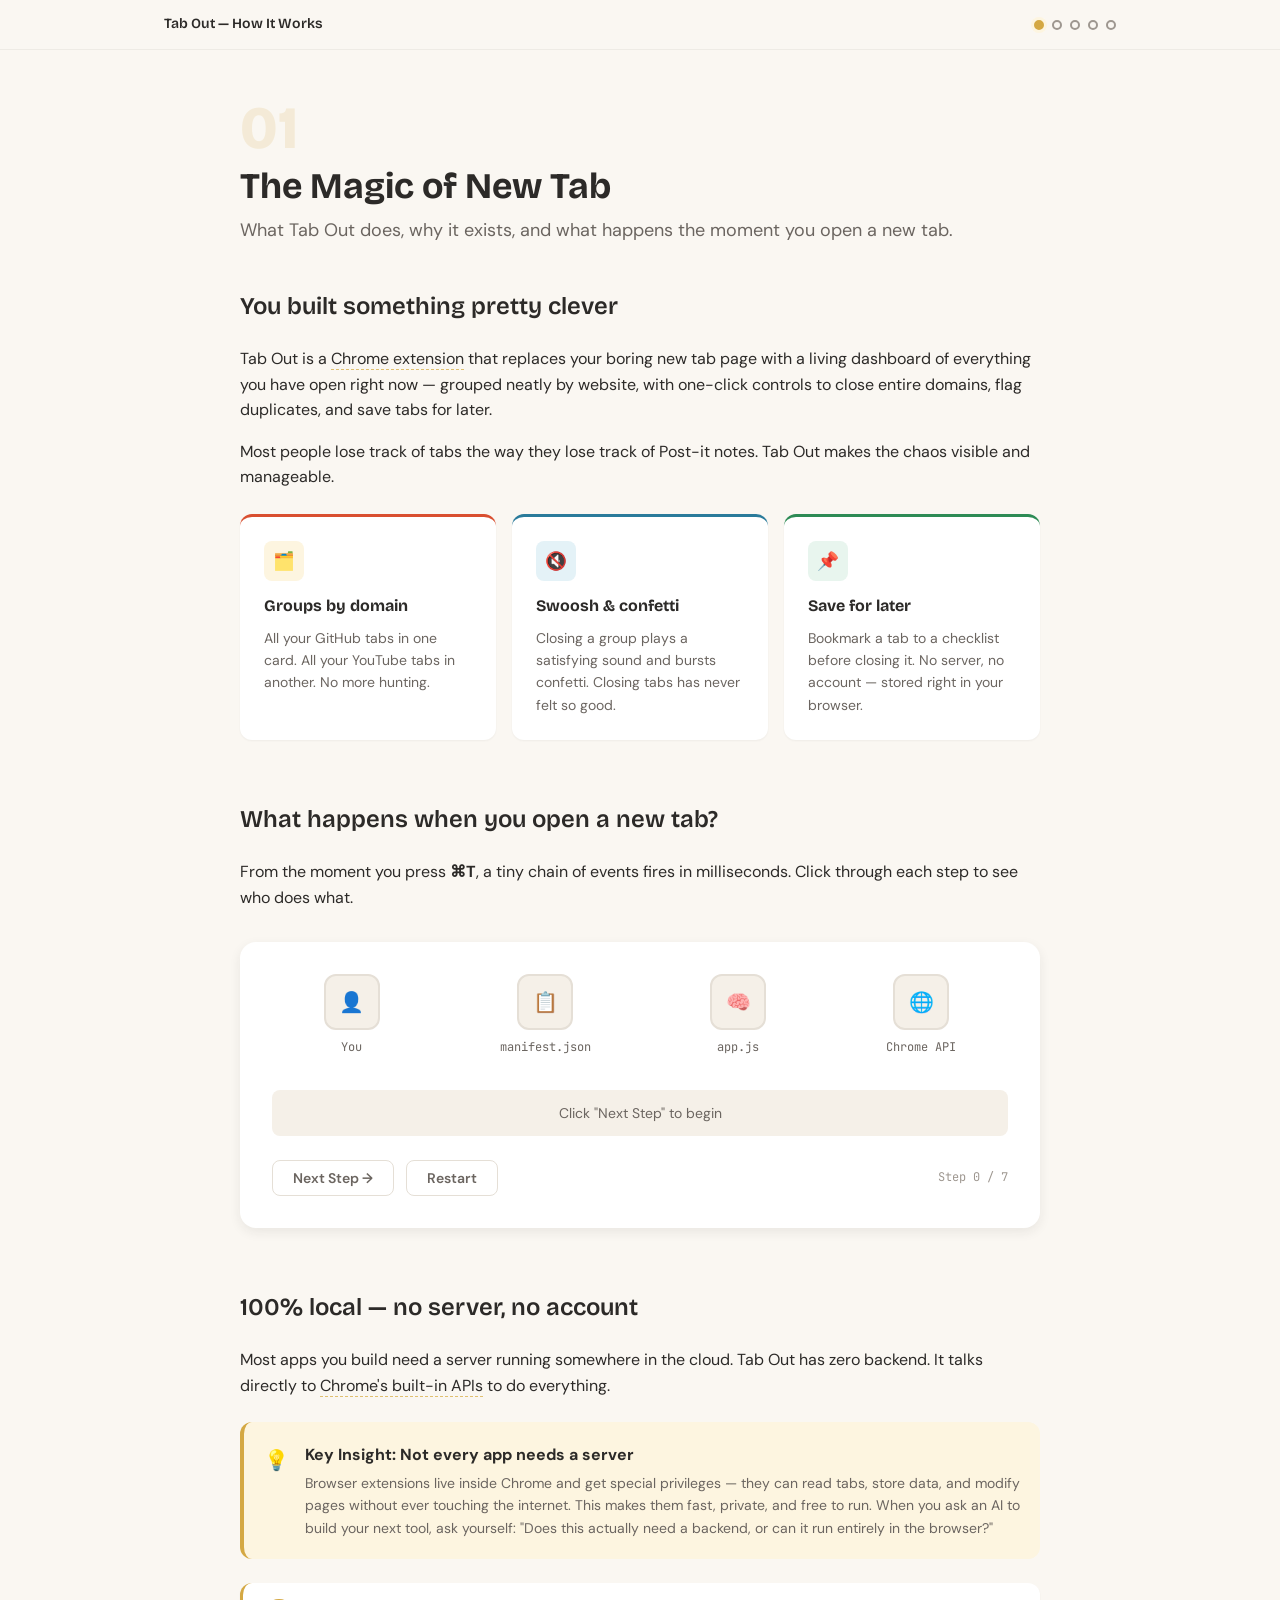
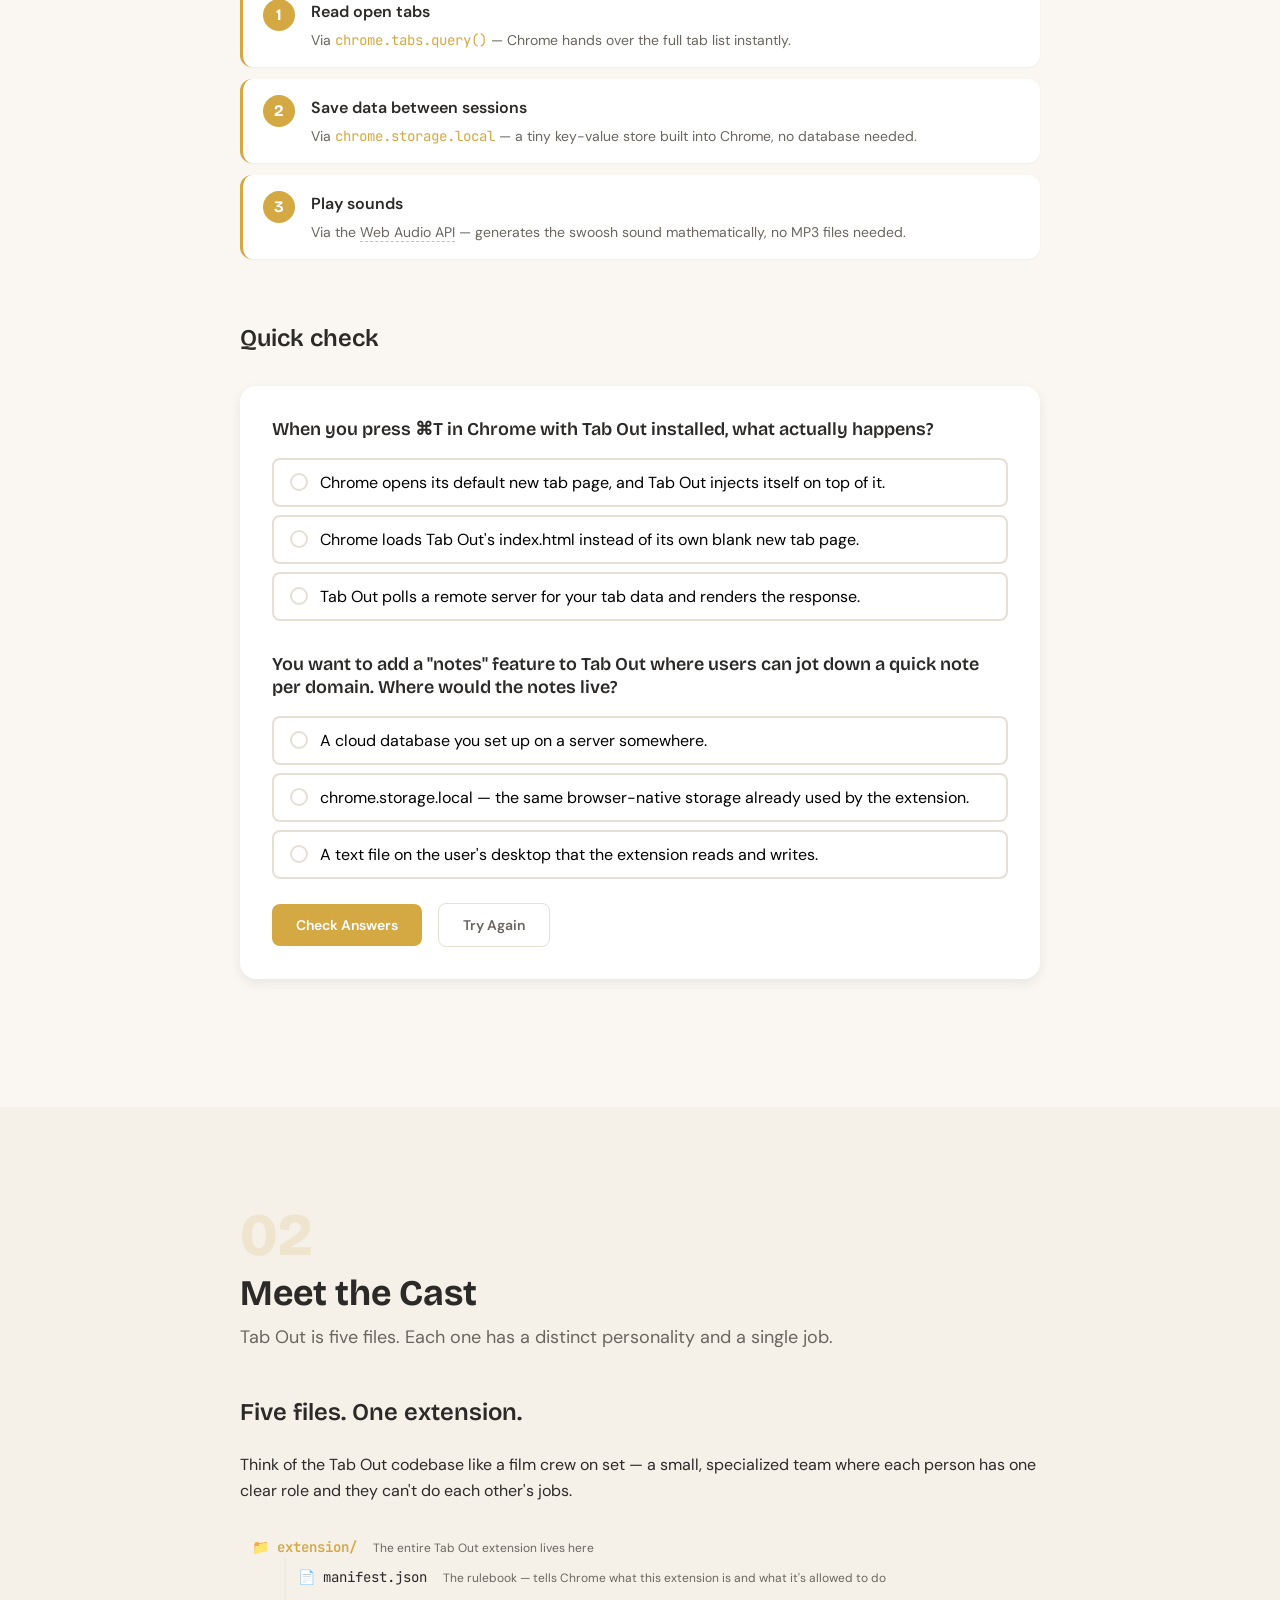
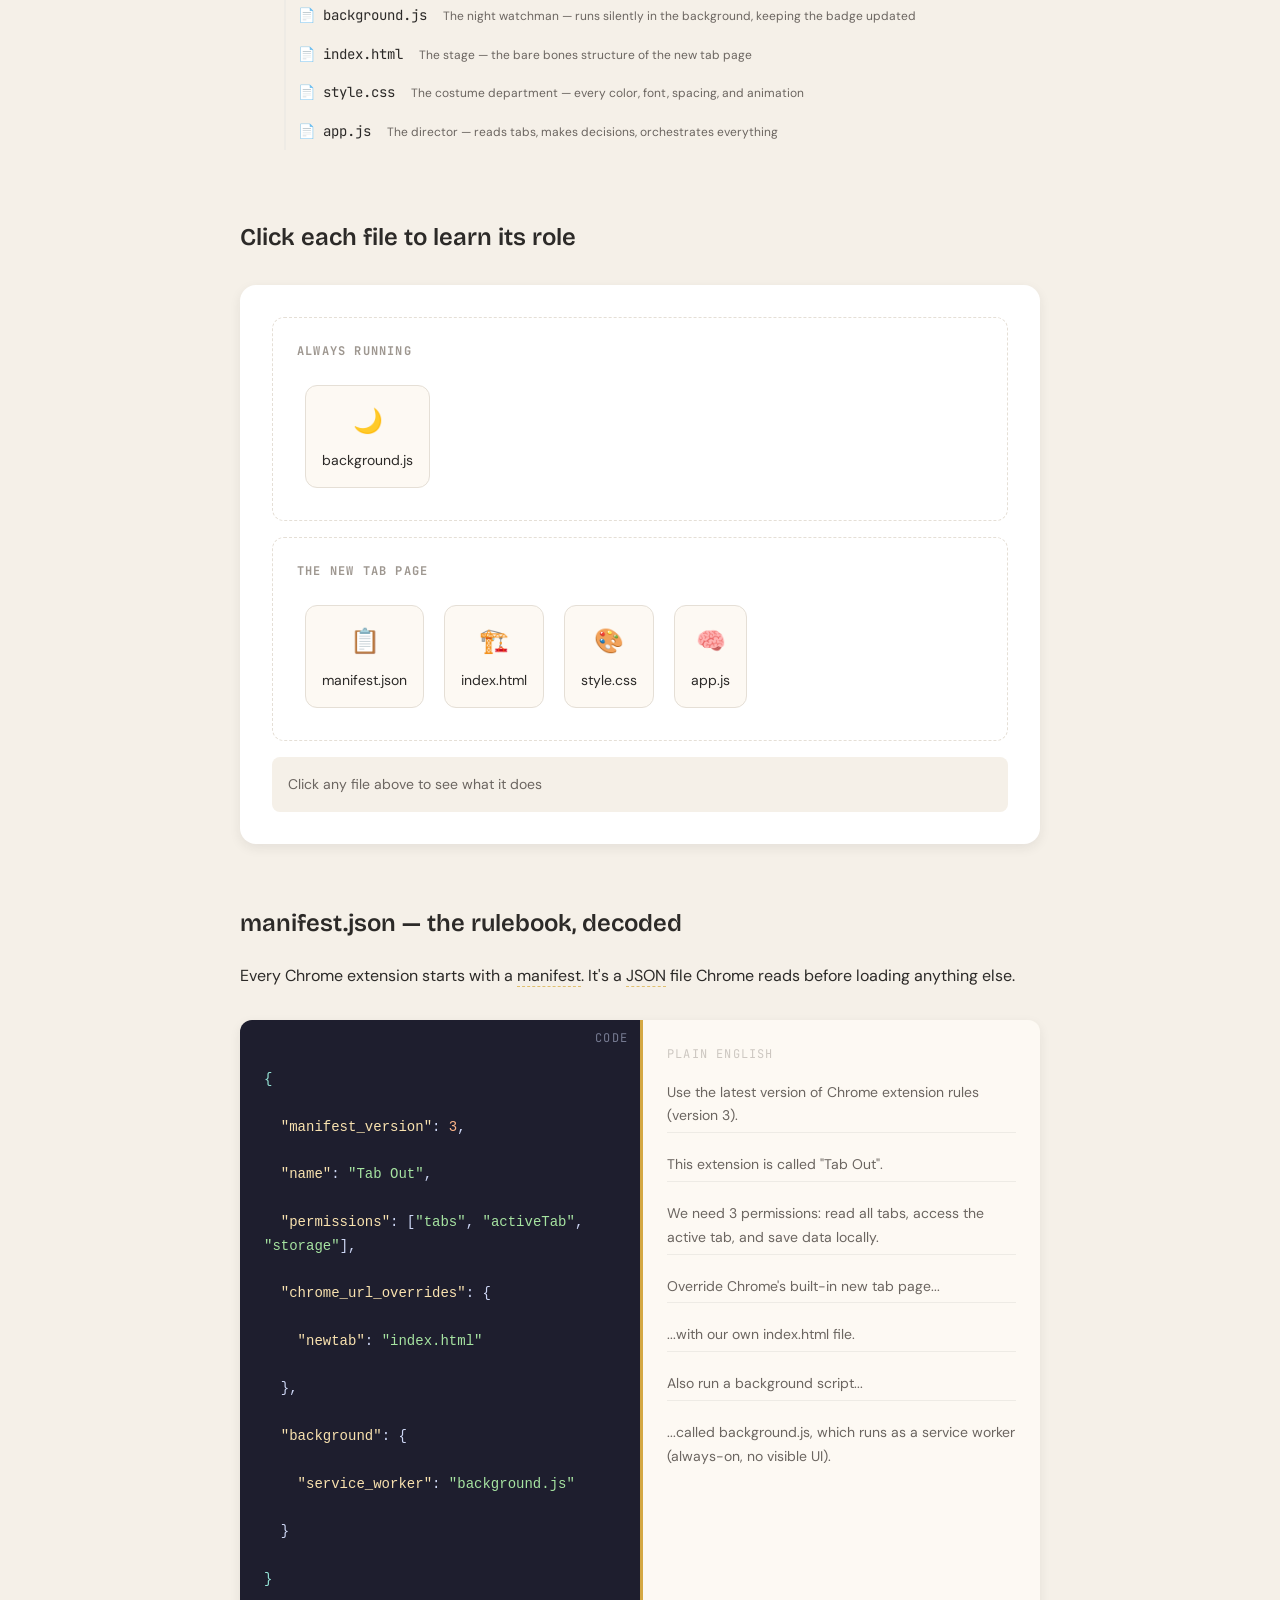
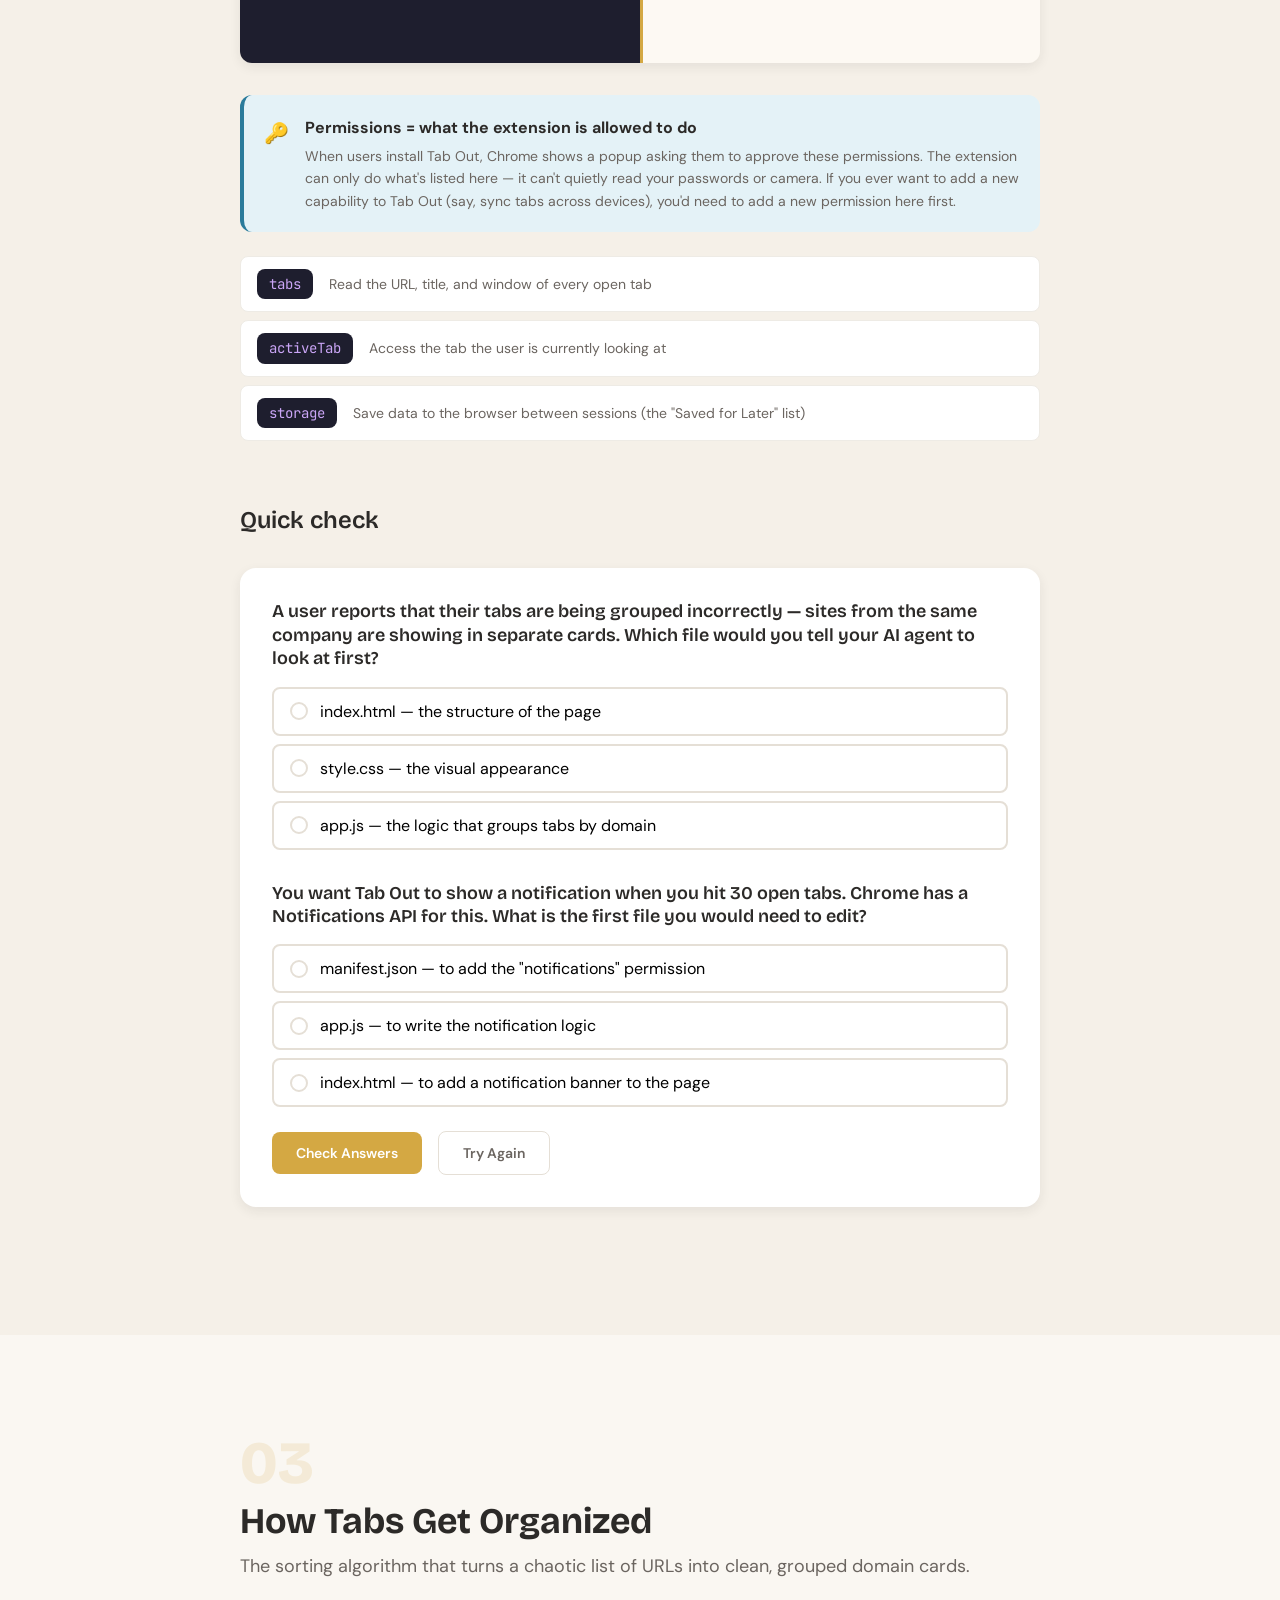
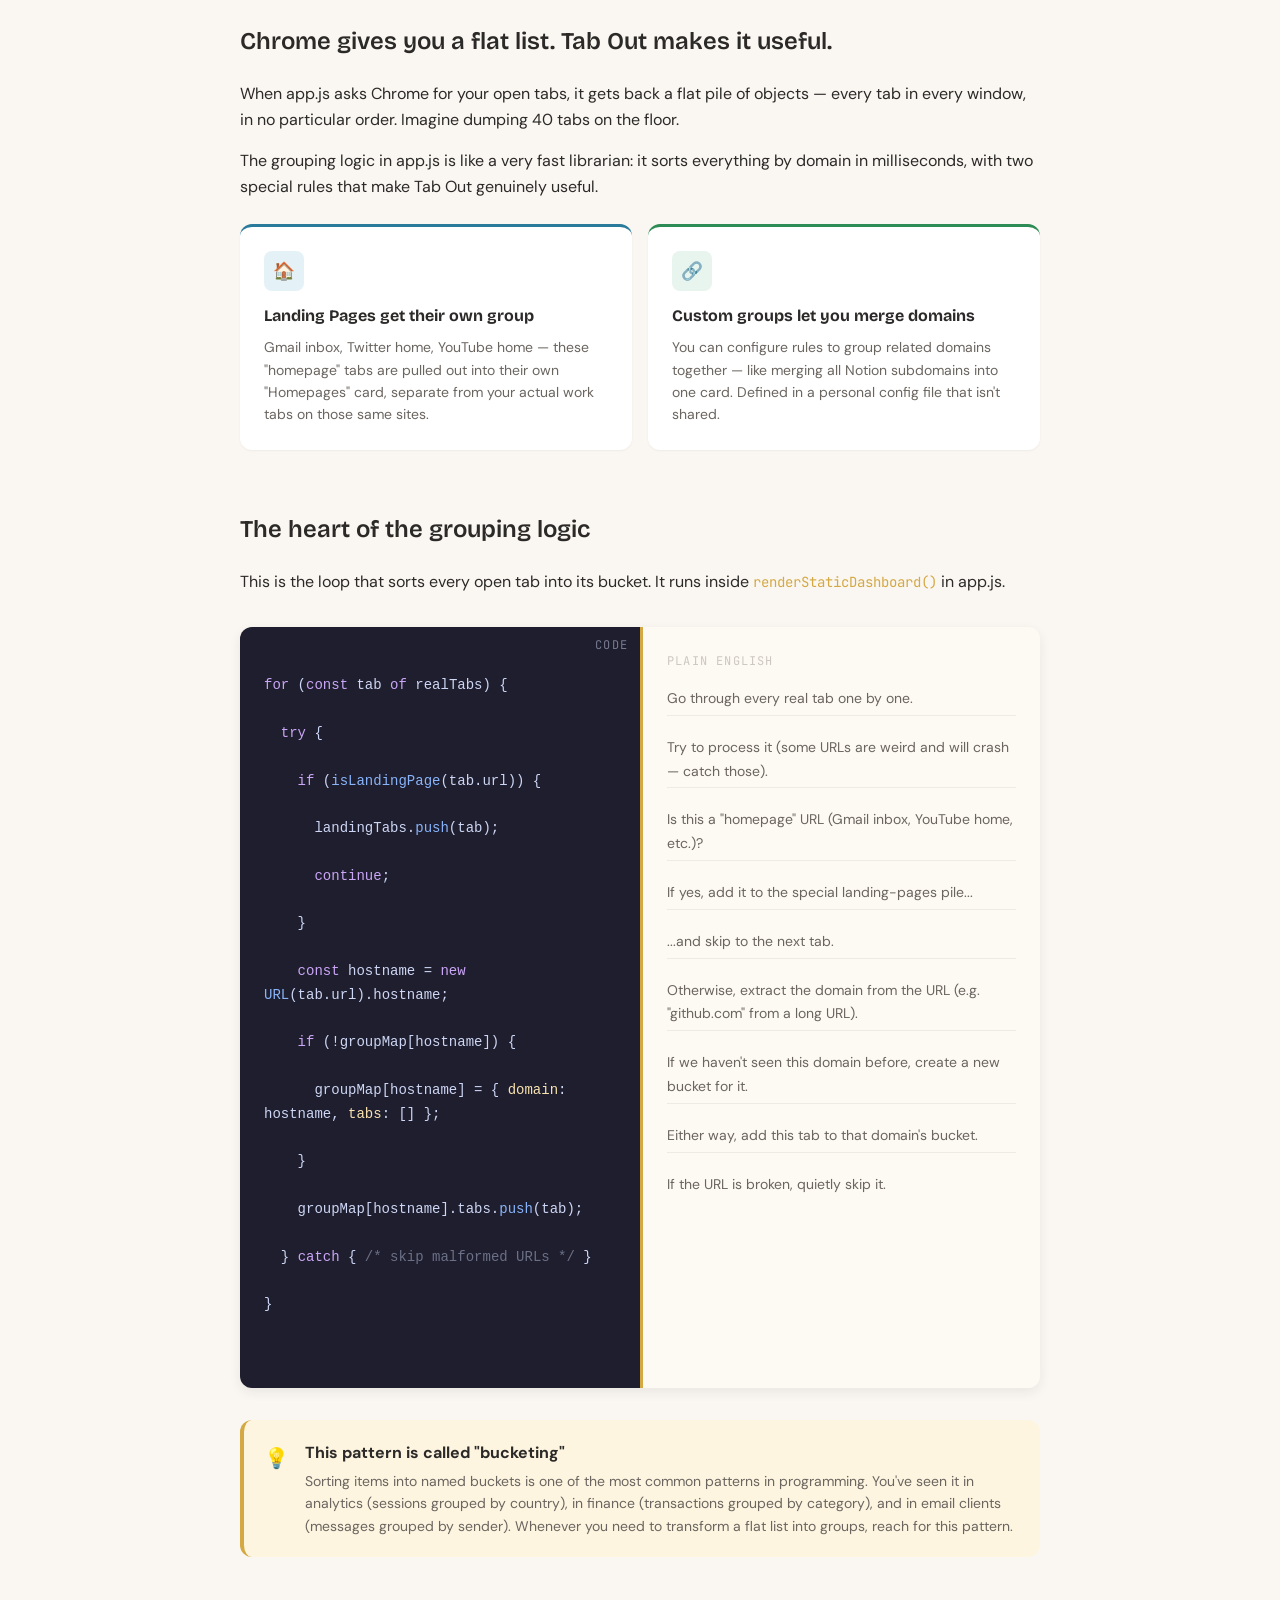
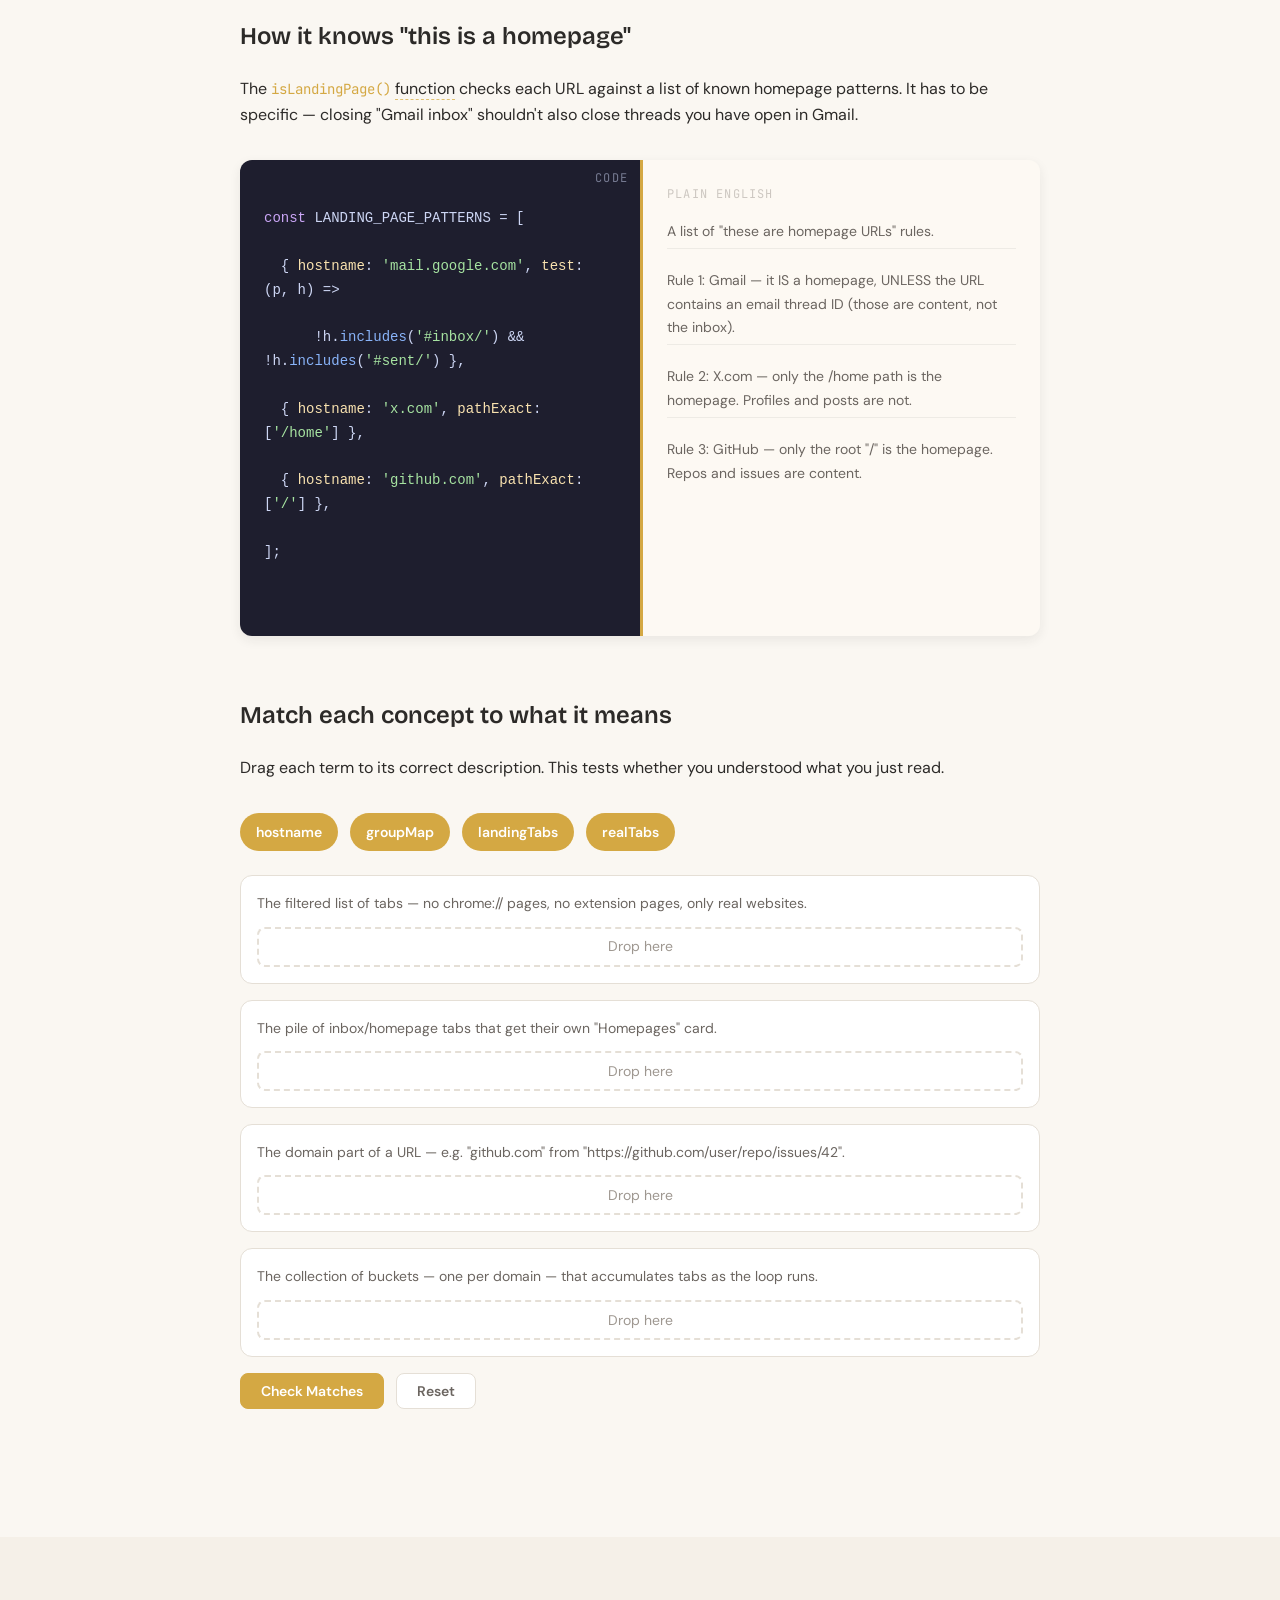
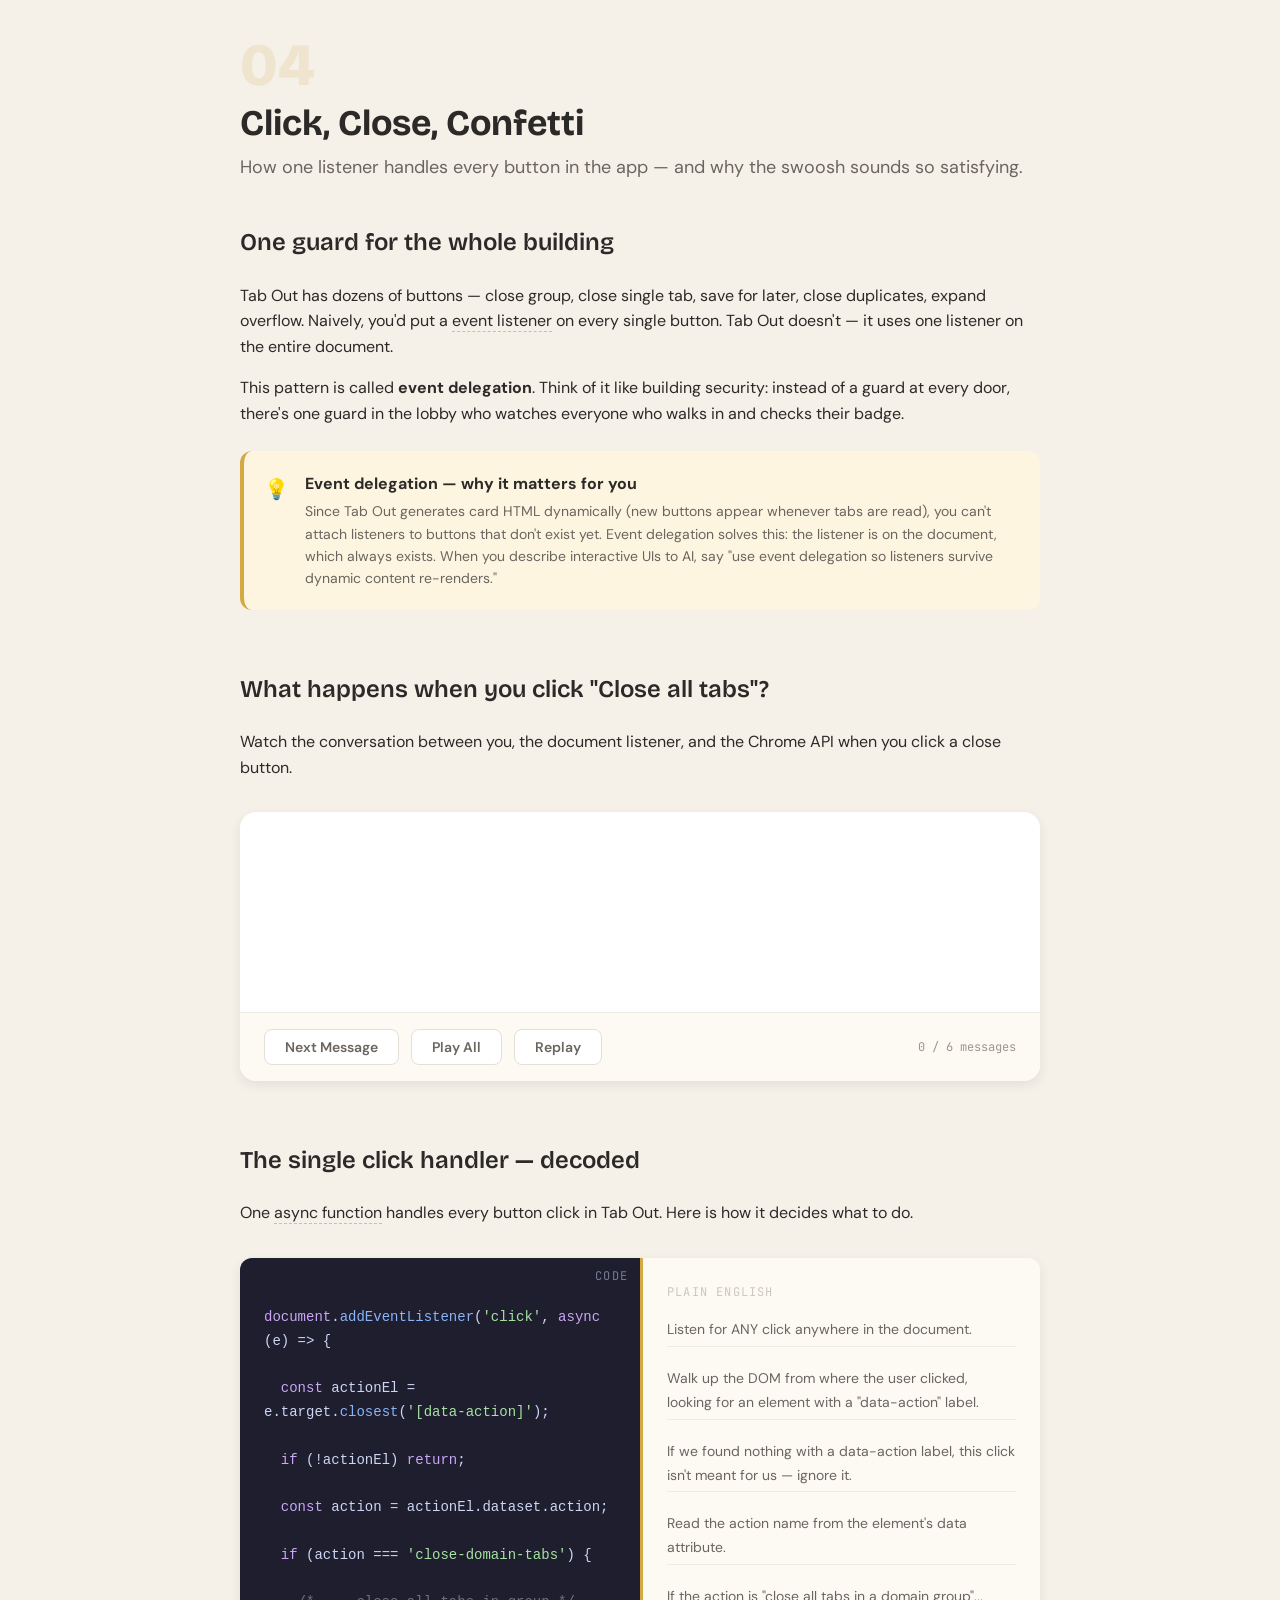
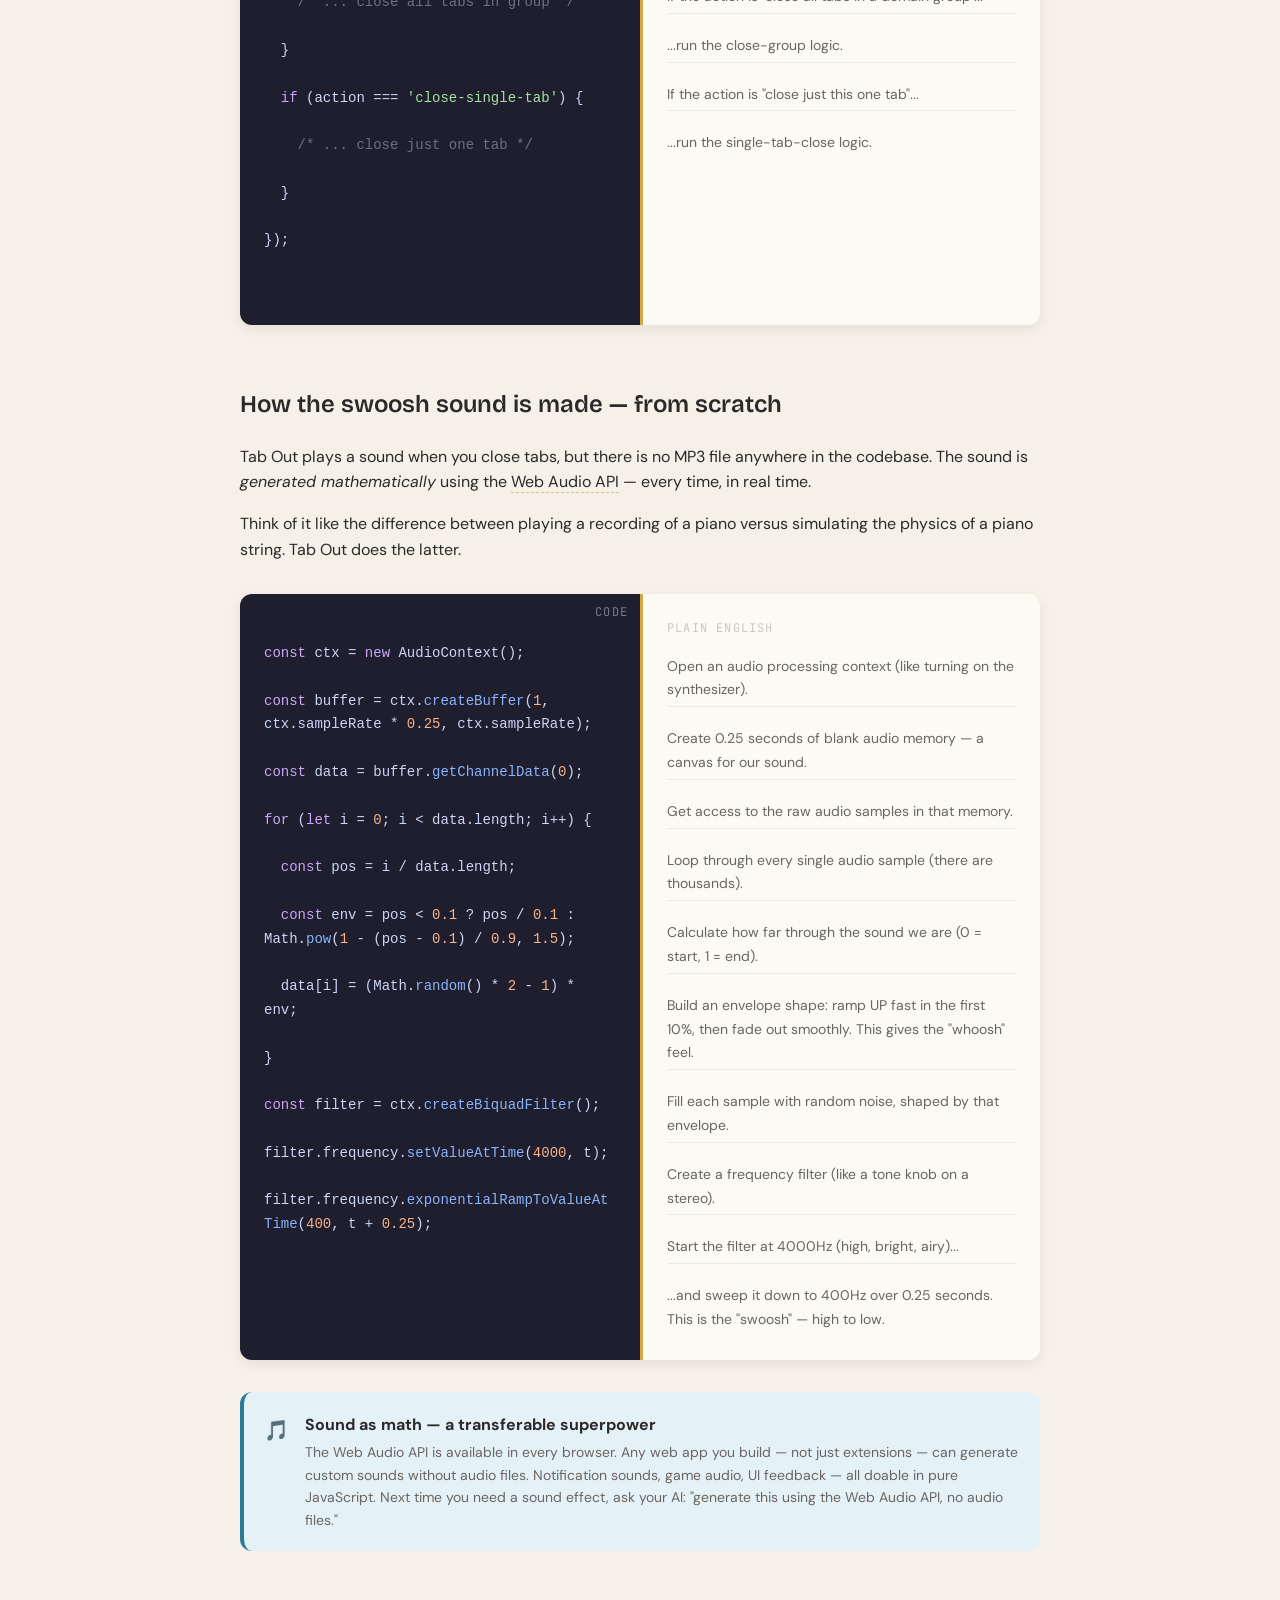
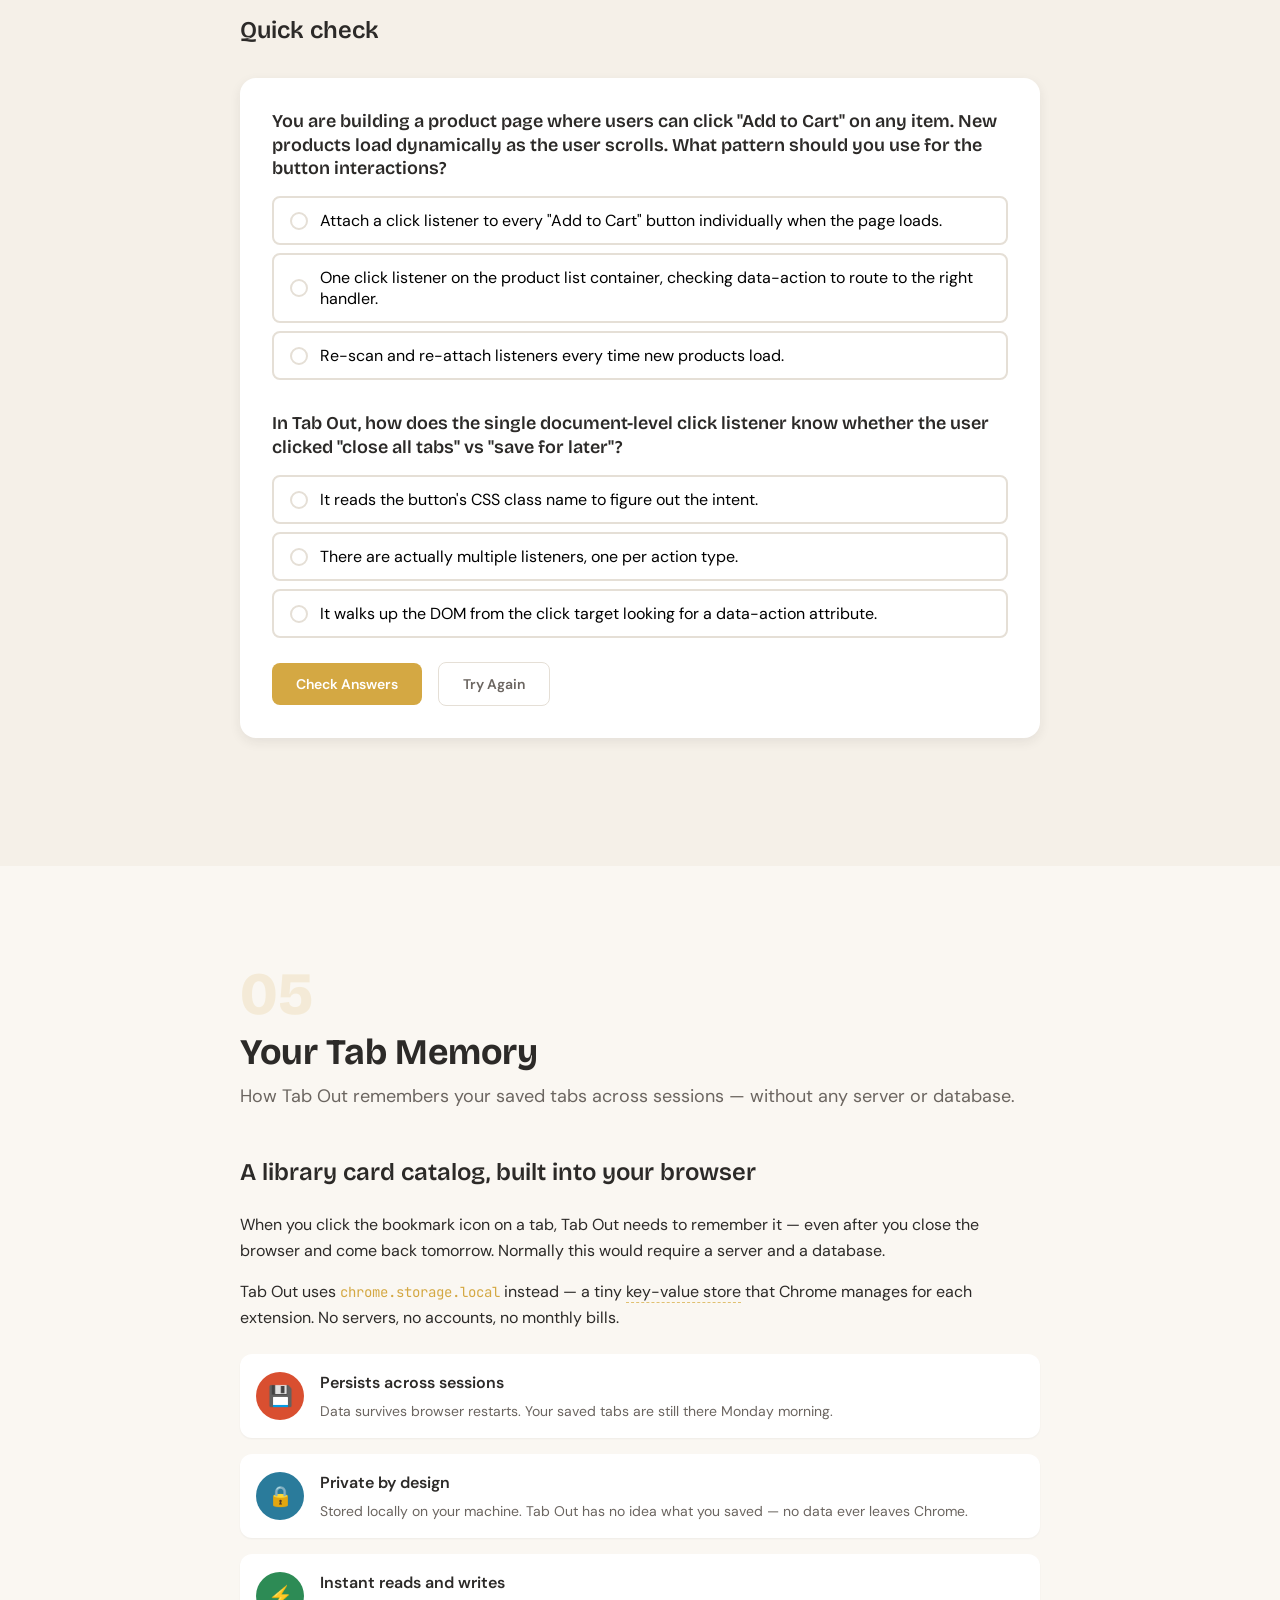
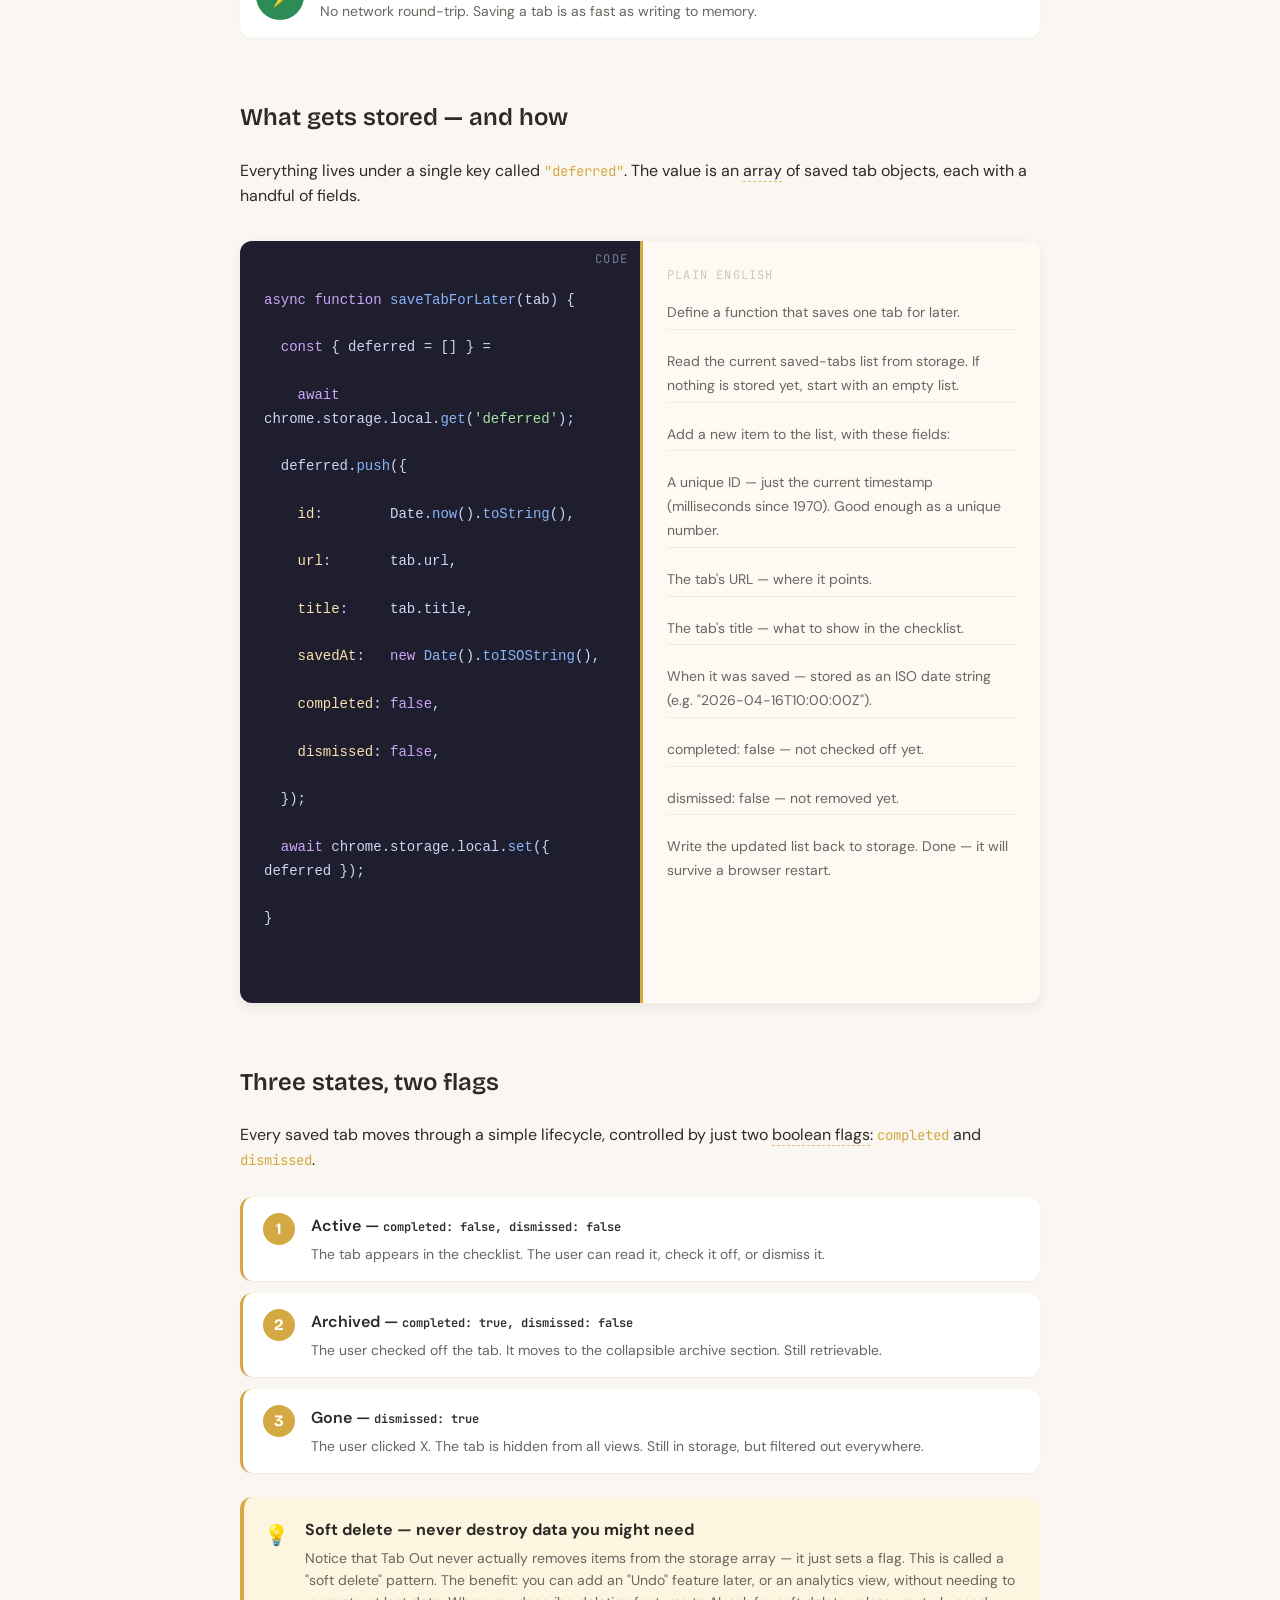
<file: tab-out-course/index.html>
<!DOCTYPE html>
<html lang="en">
<head>
  <meta charset="UTF-8">
  <meta name="viewport" content="width=device-width, initial-scale=1.0">
  <title>Tab Out — How It Works</title>

  <!-- Google Fonts: Bricolage Grotesque · DM Sans · JetBrains Mono -->
  <link rel="preconnect" href="https://fonts.googleapis.com">
  <link rel="preconnect" href="https://fonts.gstatic.com" crossorigin>
  <link href="https://fonts.googleapis.com/css2?family=Bricolage+Grotesque:opsz,wght@12..96,400;12..96,600;12..96,700;12..96,800&family=DM+Sans:ital,opsz,wght@0,9..40,300;0,9..40,400;0,9..40,500;0,9..40,600;0,9..40,700;1,9..40,400;1,9..40,500&family=JetBrains+Mono:wght@400;500;600&display=swap" rel="stylesheet">

  <link rel="stylesheet" href="styles.css">

  <style>
    :root {
      --color-accent:       #D4A843;
      --color-accent-hover: #BF9530;
      --color-accent-light: #FDF5E0;
      --color-accent-muted: #E0C070;
    }
  </style>

  <script src="main.js" defer></script>
</head>
<body>

  <nav class="nav" id="nav">
    <div class="progress-bar" id="progress-bar" role="progressbar" aria-valuenow="0" aria-valuemin="0" aria-valuemax="100"></div>
    <div class="nav-inner">
      <span class="nav-title">Tab Out — How It Works</span>
      <div class="nav-dots" id="nav-dots" role="tablist">
        <button class="nav-dot" data-target="module-1" data-tooltip="The Magic of New Tab" role="tab" aria-label="Module 1: The Magic of New Tab"></button>
        <button class="nav-dot" data-target="module-2" data-tooltip="Meet the Cast" role="tab" aria-label="Module 2: Meet the Cast"></button>
        <button class="nav-dot" data-target="module-3" data-tooltip="How Tabs Get Organized" role="tab" aria-label="Module 3: How Tabs Get Organized"></button>
        <button class="nav-dot" data-target="module-4" data-tooltip="Click, Close, Confetti" role="tab" aria-label="Module 4: Click, Close, Confetti"></button>
        <button class="nav-dot" data-target="module-5" data-tooltip="Your Tab Memory" role="tab" aria-label="Module 5: Your Tab Memory"></button>
      </div>
    </div>
  </nav>

  <main id="main">
<section class="module" id="module-1" style="background: var(--color-bg)">
  <div class="module-content">
    <header class="module-header animate-in">
      <span class="module-number">01</span>
      <h1 class="module-title">The Magic of New Tab</h1>
      <p class="module-subtitle">What Tab Out does, why it exists, and what happens the moment you open a new tab.</p>
    </header>

    <div class="module-body">

      <!-- Screen 1: What is Tab Out? -->
      <section class="screen animate-in">
        <h2 class="screen-heading">You built something pretty clever</h2>
        <p>Tab Out is a <span class="term" data-definition="A Chrome extension is a small program that runs inside your Chrome browser and can modify how Chrome looks or behaves. Think of it like a plugin or add-on — it lives in the browser, not on a website.">Chrome extension</span> that replaces your boring new tab page with a living dashboard of everything you have open right now — grouped neatly by website, with one-click controls to close entire domains, flag duplicates, and save tabs for later.</p>
        <p>Most people lose track of tabs the way they lose track of Post-it notes. Tab Out makes the chaos visible and manageable.</p>

        <div class="pattern-cards stagger-children animate-in">
          <div class="pattern-card animate-in" style="border-top-color: var(--color-actor-1)">
            <div class="pattern-icon" style="background: var(--color-accent-light)">🗂️</div>
            <h4 class="pattern-title">Groups by domain</h4>
            <p class="pattern-desc">All your GitHub tabs in one card. All your YouTube tabs in another. No more hunting.</p>
          </div>
          <div class="pattern-card animate-in" style="border-top-color: var(--color-actor-2)">
            <div class="pattern-icon" style="background: var(--color-info-light)">🔇</div>
            <h4 class="pattern-title">Swoosh &amp; confetti</h4>
            <p class="pattern-desc">Closing a group plays a satisfying sound and bursts confetti. Closing tabs has never felt so good.</p>
          </div>
          <div class="pattern-card animate-in" style="border-top-color: var(--color-actor-5)">
            <div class="pattern-icon" style="background: var(--color-success-light)">📌</div>
            <h4 class="pattern-title">Save for later</h4>
            <p class="pattern-desc">Bookmark a tab to a checklist before closing it. No server, no account — stored right in your browser.</p>
          </div>
        </div>
      </section>

      <!-- Screen 2: The magic moment — data flow animation -->
      <section class="screen animate-in">
        <h2 class="screen-heading">What happens when you open a new tab?</h2>
        <p>From the moment you press <strong>⌘T</strong>, a tiny chain of events fires in milliseconds. Click through each step to see who does what.</p>

        <div class="flow-animation" data-steps='[
          {"highlight":"flow-actor-1","label":"You press Cmd+T. Chrome opens a new tab."},
          {"highlight":"flow-actor-2","label":"Chrome checks manifest.json — Tab Out declared this page as the new tab override, so it loads index.html instead of the default blank page.","packet":true,"from":"actor-1","to":"actor-2"},
          {"highlight":"flow-actor-3","label":"index.html loads style.css (the look) and app.js (the brain).","packet":true,"from":"actor-2","to":"actor-3"},
          {"highlight":"flow-actor-4","label":"app.js calls chrome.tabs.query() — asking Chrome for a list of every open tab across all windows.","packet":true,"from":"actor-3","to":"actor-4"},
          {"highlight":"flow-actor-4","label":"Chrome replies with the full tab list: URLs, titles, window IDs."},
          {"highlight":"flow-actor-3","label":"app.js groups the tabs by domain, builds the HTML cards, and injects them into the page.","packet":true,"from":"actor-4","to":"actor-3"},
          {"highlight":"flow-actor-1","label":"You see your tabs, beautifully organized. The whole thing took under 50ms."}
        ]'>
          <div class="flow-actors">
            <div class="flow-actor" id="flow-actor-1">
              <div class="flow-actor-icon">👤</div>
              <span>You</span>
            </div>
            <div class="flow-actor" id="flow-actor-2">
              <div class="flow-actor-icon">📋</div>
              <span>manifest.json</span>
            </div>
            <div class="flow-actor" id="flow-actor-3">
              <div class="flow-actor-icon">🧠</div>
              <span>app.js</span>
            </div>
            <div class="flow-actor" id="flow-actor-4">
              <div class="flow-actor-icon">🌐</div>
              <span>Chrome API</span>
            </div>
          </div>

          <div class="flow-packet" id="flow-packet"></div>
          <div class="flow-step-label" id="flow-label">Click "Next Step" to begin</div>

          <div class="flow-controls">
            <button class="btn flow-next-btn">Next Step →</button>
            <button class="btn flow-reset-btn">Restart</button>
            <span class="flow-progress"></span>
          </div>
        </div>
      </section>

      <!-- Screen 3: Why no server? -->
      <section class="screen animate-in">
        <h2 class="screen-heading">100% local — no server, no account</h2>
        <p>Most apps you build need a server running somewhere in the cloud. Tab Out has zero backend. It talks directly to <span class="term" data-definition="An API (Application Programming Interface) is a set of rules that lets one piece of software talk to another. Chrome exposes APIs that let extensions read your tabs, store data, and more — like a set of pre-built tools Chrome hands to the extension.">Chrome's built-in APIs</span> to do everything.</p>

        <div class="callout callout-accent animate-in">
          <div class="callout-icon">💡</div>
          <div class="callout-content">
            <strong class="callout-title">Key Insight: Not every app needs a server</strong>
            <p>Browser extensions live inside Chrome and get special privileges — they can read tabs, store data, and modify pages without ever touching the internet. This makes them fast, private, and free to run. When you ask an AI to build your next tool, ask yourself: "Does this actually need a backend, or can it run entirely in the browser?"</p>
          </div>
        </div>

        <div class="step-cards animate-in">
          <div class="step-card">
            <div class="step-num">1</div>
            <div class="step-body">
              <strong>Read open tabs</strong>
              <p>Via <code style="font-family: var(--font-mono); font-size: var(--text-sm); color: var(--color-accent)">chrome.tabs.query()</code> — Chrome hands over the full tab list instantly.</p>
            </div>
          </div>
          <div class="step-card">
            <div class="step-num">2</div>
            <div class="step-body">
              <strong>Save data between sessions</strong>
              <p>Via <code style="font-family: var(--font-mono); font-size: var(--text-sm); color: var(--color-accent)">chrome.storage.local</code> — a tiny key-value store built into Chrome, no database needed.</p>
            </div>
          </div>
          <div class="step-card">
            <div class="step-num">3</div>
            <div class="step-body">
              <strong>Play sounds</strong>
              <p>Via the <span class="term" data-definition="The Web Audio API is a set of tools built into every browser that lets you create and manipulate sound programmatically — without needing audio files. Tab Out uses it to generate the swoosh sound from scratch using math.">Web Audio API</span> — generates the swoosh sound mathematically, no MP3 files needed.</p>
            </div>
          </div>
        </div>
      </section>

      <!-- Screen 4: Quiz -->
      <section class="screen animate-in">
        <h2 class="screen-heading">Quick check</h2>

        <div class="quiz-container" id="quiz-module1">
          <div class="quiz-question-block"
               data-correct="opt-b"
               data-explanation-right="Chrome loads the extension page instead of its own blank new-tab page. manifest.json is what tells Chrome to do the swap — it declares Tab Out as the new-tab override."
               data-explanation-wrong="The extension page does load, but it replaces the blank page entirely — it does not sit alongside it. Try again and think about what manifest.json declares.">
            <h3 class="quiz-question">When you press ⌘T in Chrome with Tab Out installed, what actually happens?</h3>
            <div class="quiz-options">
              <button class="quiz-option" data-value="opt-a" onclick="selectOption(this)">
                <div class="quiz-option-radio"></div>
                <span>Chrome opens its default new tab page, and Tab Out injects itself on top of it.</span>
              </button>
              <button class="quiz-option" data-value="opt-b" onclick="selectOption(this)">
                <div class="quiz-option-radio"></div>
                <span>Chrome loads Tab Out's index.html instead of its own blank new tab page.</span>
              </button>
              <button class="quiz-option" data-value="opt-c" onclick="selectOption(this)">
                <div class="quiz-option-radio"></div>
                <span>Tab Out polls a remote server for your tab data and renders the response.</span>
              </button>
            </div>
            <div class="quiz-feedback"></div>
          </div>

          <div class="quiz-question-block"
               data-correct="opt-b"
               data-explanation-right="Exactly — chrome.storage.local is a built-in browser database, no server required. This is a common pattern in extensions: use browser-native storage instead of spinning up a backend."
               data-explanation-wrong="Tab Out has no server or cloud database. The &quot;Saved for Later&quot; data lives entirely in the browser via chrome.storage.local. This is what keeps it free and private.">
            <h3 class="quiz-question">You want to add a &quot;notes&quot; feature to Tab Out where users can jot down a quick note per domain. Where would the notes live?</h3>
            <div class="quiz-options">
              <button class="quiz-option" data-value="opt-a" onclick="selectOption(this)">
                <div class="quiz-option-radio"></div>
                <span>A cloud database you set up on a server somewhere.</span>
              </button>
              <button class="quiz-option" data-value="opt-b" onclick="selectOption(this)">
                <div class="quiz-option-radio"></div>
                <span>chrome.storage.local — the same browser-native storage already used by the extension.</span>
              </button>
              <button class="quiz-option" data-value="opt-c" onclick="selectOption(this)">
                <div class="quiz-option-radio"></div>
                <span>A text file on the user's desktop that the extension reads and writes.</span>
              </button>
            </div>
            <div class="quiz-feedback"></div>
          </div>

          <button class="quiz-check-btn" onclick="checkQuiz('quiz-module1')">Check Answers</button>
          <button class="quiz-reset-btn" onclick="resetQuiz('quiz-module1')">Try Again</button>
        </div>
      </section>

    </div>
  </div>
</section>
<section class="module" id="module-2" style="background: var(--color-bg-warm)">
  <div class="module-content">
    <header class="module-header animate-in">
      <span class="module-number">02</span>
      <h1 class="module-title">Meet the Cast</h1>
      <p class="module-subtitle">Tab Out is five files. Each one has a distinct personality and a single job.</p>
    </header>

    <div class="module-body">

      <!-- Screen 1: The file tree -->
      <section class="screen animate-in">
        <h2 class="screen-heading">Five files. One extension.</h2>
        <p>Think of the Tab Out codebase like a film crew on set — a small, specialized team where each person has one clear role and they can't do each other's jobs.</p>

        <div class="file-tree animate-in">
          <div class="ft-folder" style="margin-left:0; border-left: none">
            <span class="ft-name">extension/</span>
            <span class="ft-desc">The entire Tab Out extension lives here</span>
            <div class="ft-children">
              <div class="ft-file">
                <span class="ft-name">manifest.json</span>
                <span class="ft-desc">The rulebook — tells Chrome what this extension is and what it's allowed to do</span>
              </div>
              <div class="ft-file">
                <span class="ft-name">background.js</span>
                <span class="ft-desc">The night watchman — runs silently in the background, keeping the badge updated</span>
              </div>
              <div class="ft-file">
                <span class="ft-name">index.html</span>
                <span class="ft-desc">The stage — the bare bones structure of the new tab page</span>
              </div>
              <div class="ft-file">
                <span class="ft-name">style.css</span>
                <span class="ft-desc">The costume department — every color, font, spacing, and animation</span>
              </div>
              <div class="ft-file">
                <span class="ft-name">app.js</span>
                <span class="ft-desc">The director — reads tabs, makes decisions, orchestrates everything</span>
              </div>
            </div>
          </div>
        </div>
      </section>

      <!-- Screen 2: Click the cast — interactive architecture diagram -->
      <section class="screen animate-in">
        <h2 class="screen-heading">Click each file to learn its role</h2>

        <div class="arch-diagram animate-in">
          <div class="arch-zone">
            <h4 class="arch-zone-label">Always Running</h4>
            <div class="arch-component"
                 data-desc="background.js is a service worker — a script that runs in the background even when no new tab is open. Its only job: count your real web tabs and update the little badge number on the Tab Out icon in the Chrome toolbar. Green badge = under 10 tabs. Amber = 11-20. Red = time to close some.">
              <div class="arch-icon">🌙</div>
              <span>background.js</span>
            </div>
          </div>
          <div class="arch-zone">
            <h4 class="arch-zone-label">The New Tab Page</h4>
            <div class="arch-component"
                 data-desc="manifest.json is a JSON config file — like a passport for the extension. It tells Chrome: 'My name is Tab Out, I need permission to read tabs and store data, and when the user opens a new tab, please show my index.html instead of the default blank page.' Without this file, Chrome wouldn't know what to do with the extension at all.">
              <div class="arch-icon">📋</div>
              <span>manifest.json</span>
            </div>
            <div class="arch-component"
                 data-desc="index.html is the skeleton — the HTML structure of the new tab page. It defines all the empty containers: the header, the missions grid, the saved-for-later column, the footer. But it's intentionally empty — all the actual content (the tab cards) is injected dynamically by app.js after it reads your open tabs.">
              <div class="arch-icon">🏗️</div>
              <span>index.html</span>
            </div>
            <div class="arch-component"
                 data-desc="style.css is the visual identity of Tab Out. It defines every color (warm paper background, amber accent), every font (Newsreader for headings, DM Sans for body), and every animation (the card fade-out, the confetti particles). App.js builds the structure; style.css makes it beautiful.">
              <div class="arch-icon">🎨</div>
              <span>style.css</span>
            </div>
            <div class="arch-component"
                 data-desc="app.js is the brain — 1,400+ lines of JavaScript that does everything: asks Chrome for your open tabs, groups them by domain, builds the card HTML, handles every button click, plays the swoosh sound, shoots confetti, saves tabs for later, and maintains the saved-tab checklist. It runs the moment index.html loads.">
              <div class="arch-icon">🧠</div>
              <span>app.js</span>
            </div>
          </div>
          <div class="arch-description" id="arch-desc">Click any file above to see what it does</div>
        </div>
      </section>

      <!-- Screen 3: manifest.json code translation -->
      <section class="screen animate-in">
        <h2 class="screen-heading">manifest.json — the rulebook, decoded</h2>
        <p>Every Chrome extension starts with a <span class="term" data-definition="A manifest is a formal declaration — a document that says 'here is what I am and here is what I need.' In software, manifest files are configuration files that describe the rules for how something should run.">manifest</span>. It's a <span class="term" data-definition="JSON (JavaScript Object Notation) is a text format for storing structured data. It uses curly braces {} for objects and square brackets [] for lists. It's human-readable and universally understood by software — like a structured form.">JSON</span> file Chrome reads before loading anything else.</p>

        <div class="translation-block animate-in">
          <div class="translation-code">
            <span class="translation-label">CODE</span>
            <pre><code>
<span class="code-line"><span class="code-operator">{</span></span>
<span class="code-line">  <span class="code-property">"manifest_version"</span>: <span class="code-number">3</span>,</span>
<span class="code-line">  <span class="code-property">"name"</span>: <span class="code-string">"Tab Out"</span>,</span>
<span class="code-line">  <span class="code-property">"permissions"</span>: [<span class="code-string">"tabs"</span>, <span class="code-string">"activeTab"</span>, <span class="code-string">"storage"</span>],</span>
<span class="code-line">  <span class="code-property">"chrome_url_overrides"</span>: {</span>
<span class="code-line">    <span class="code-property">"newtab"</span>: <span class="code-string">"index.html"</span></span>
<span class="code-line">  },</span>
<span class="code-line">  <span class="code-property">"background"</span>: {</span>
<span class="code-line">    <span class="code-property">"service_worker"</span>: <span class="code-string">"background.js"</span></span>
<span class="code-line">  }</span>
<span class="code-line"><span class="code-operator">}</span></span>
            </code></pre>
          </div>
          <div class="translation-english">
            <span class="translation-label">PLAIN ENGLISH</span>
            <div class="translation-lines">
              <p class="tl">Use the latest version of Chrome extension rules (version 3).</p>
              <p class="tl">This extension is called "Tab Out".</p>
              <p class="tl">We need 3 permissions: read all tabs, access the active tab, and save data locally.</p>
              <p class="tl">Override Chrome's built-in new tab page...</p>
              <p class="tl">...with our own index.html file.</p>
              <p class="tl">Also run a background script...</p>
              <p class="tl">...called background.js, which runs as a service worker (always-on, no visible UI).</p>
            </div>
          </div>
        </div>

        <div class="callout callout-info animate-in">
          <div class="callout-icon">🔑</div>
          <div class="callout-content">
            <strong class="callout-title">Permissions = what the extension is allowed to do</strong>
            <p>When users install Tab Out, Chrome shows a popup asking them to approve these permissions. The extension can only do what's listed here — it can't quietly read your passwords or camera. If you ever want to add a new capability to Tab Out (say, sync tabs across devices), you'd need to add a new permission here first.</p>
          </div>
        </div>

        <div class="badge-list animate-in">
          <div class="badge-item">
            <code class="badge-code">tabs</code>
            <span class="badge-desc">Read the URL, title, and window of every open tab</span>
          </div>
          <div class="badge-item">
            <code class="badge-code">activeTab</code>
            <span class="badge-desc">Access the tab the user is currently looking at</span>
          </div>
          <div class="badge-item">
            <code class="badge-code">storage</code>
            <span class="badge-desc">Save data to the browser between sessions (the "Saved for Later" list)</span>
          </div>
        </div>
      </section>

      <!-- Screen 4: Quiz -->
      <section class="screen animate-in">
        <h2 class="screen-heading">Quick check</h2>

        <div class="quiz-container" id="quiz-module2">

          <div class="quiz-question-block"
               data-correct="opt-c"
               data-explanation-right="app.js is the director — it reads the tab data, groups it, and generates all the card HTML. index.html is just the empty container. The actual tab cards are injected by JavaScript after the page loads."
               data-explanation-wrong="index.html is the stage (empty structure), style.css is the costume department (look and feel). The logic of reading tabs and building cards is in app.js — that is the file to change.">
            <h3 class="quiz-question">A user reports that their tabs are being grouped incorrectly — sites from the same company are showing in separate cards. Which file would you tell your AI agent to look at first?</h3>
            <div class="quiz-options">
              <button class="quiz-option" data-value="opt-a" onclick="selectOption(this)">
                <div class="quiz-option-radio"></div>
                <span>index.html — the structure of the page</span>
              </button>
              <button class="quiz-option" data-value="opt-b" onclick="selectOption(this)">
                <div class="quiz-option-radio"></div>
                <span>style.css — the visual appearance</span>
              </button>
              <button class="quiz-option" data-value="opt-c" onclick="selectOption(this)">
                <div class="quiz-option-radio"></div>
                <span>app.js — the logic that groups tabs by domain</span>
              </button>
            </div>
            <div class="quiz-feedback"></div>
          </div>

          <div class="quiz-question-block"
               data-correct="opt-a"
               data-explanation-right="The manifest is the first thing Chrome reads. Adding a new permission there is how you unlock a new Chrome API for the extension. Without the permission declared in manifest.json, the API call would fail."
               data-explanation-wrong="The logic would go in app.js, but app.js can only use APIs it has been granted permission to use. Permissions are declared in manifest.json. You need to add to the manifest first, then write the code in app.js.">
            <h3 class="quiz-question">You want Tab Out to show a notification when you hit 30 open tabs. Chrome has a Notifications API for this. What is the first file you would need to edit?</h3>
            <div class="quiz-options">
              <button class="quiz-option" data-value="opt-a" onclick="selectOption(this)">
                <div class="quiz-option-radio"></div>
                <span>manifest.json — to add the "notifications" permission</span>
              </button>
              <button class="quiz-option" data-value="opt-b" onclick="selectOption(this)">
                <div class="quiz-option-radio"></div>
                <span>app.js — to write the notification logic</span>
              </button>
              <button class="quiz-option" data-value="opt-c" onclick="selectOption(this)">
                <div class="quiz-option-radio"></div>
                <span>index.html — to add a notification banner to the page</span>
              </button>
            </div>
            <div class="quiz-feedback"></div>
          </div>

          <button class="quiz-check-btn" onclick="checkQuiz('quiz-module2')">Check Answers</button>
          <button class="quiz-reset-btn" onclick="resetQuiz('quiz-module2')">Try Again</button>
        </div>
      </section>

    </div>
  </div>
</section>
<section class="module" id="module-3" style="background: var(--color-bg)">
  <div class="module-content">
    <header class="module-header animate-in">
      <span class="module-number">03</span>
      <h1 class="module-title">How Tabs Get Organized</h1>
      <p class="module-subtitle">The sorting algorithm that turns a chaotic list of URLs into clean, grouped domain cards.</p>
    </header>

    <div class="module-body">

      <!-- Screen 1: The raw problem -->
      <section class="screen animate-in">
        <h2 class="screen-heading">Chrome gives you a flat list. Tab Out makes it useful.</h2>
        <p>When app.js asks Chrome for your open tabs, it gets back a flat pile of objects — every tab in every window, in no particular order. Imagine dumping 40 tabs on the floor.</p>
        <p>The grouping logic in app.js is like a very fast librarian: it sorts everything by domain in milliseconds, with two special rules that make Tab Out genuinely useful.</p>

        <div class="pattern-cards stagger-children animate-in">
          <div class="pattern-card animate-in" style="border-top-color: var(--color-actor-2)">
            <div class="pattern-icon" style="background: var(--color-info-light)">🏠</div>
            <h4 class="pattern-title">Landing Pages get their own group</h4>
            <p class="pattern-desc">Gmail inbox, Twitter home, YouTube home — these "homepage" tabs are pulled out into their own "Homepages" card, separate from your actual work tabs on those same sites.</p>
          </div>
          <div class="pattern-card animate-in" style="border-top-color: var(--color-actor-5)">
            <div class="pattern-icon" style="background: var(--color-success-light)">🔗</div>
            <h4 class="pattern-title">Custom groups let you merge domains</h4>
            <p class="pattern-desc">You can configure rules to group related domains together — like merging all Notion subdomains into one card. Defined in a personal config file that isn't shared.</p>
          </div>
        </div>
      </section>

      <!-- Screen 2: The grouping code translation -->
      <section class="screen animate-in">
        <h2 class="screen-heading">The heart of the grouping logic</h2>
        <p>This is the loop that sorts every open tab into its bucket. It runs inside <code style="font-family:var(--font-mono);font-size:var(--text-sm);color:var(--color-accent)">renderStaticDashboard()</code> in app.js.</p>

        <div class="translation-block animate-in">
          <div class="translation-code">
            <span class="translation-label">CODE</span>
            <pre><code>
<span class="code-line"><span class="code-keyword">for</span> (<span class="code-keyword">const</span> tab <span class="code-keyword">of</span> realTabs) {</span>
<span class="code-line">  <span class="code-keyword">try</span> {</span>
<span class="code-line">    <span class="code-keyword">if</span> (<span class="code-function">isLandingPage</span>(tab.url)) {</span>
<span class="code-line">      landingTabs.<span class="code-function">push</span>(tab);</span>
<span class="code-line">      <span class="code-keyword">continue</span>;</span>
<span class="code-line">    }</span>
<span class="code-line">    <span class="code-keyword">const</span> hostname = <span class="code-keyword">new</span> <span class="code-function">URL</span>(tab.url).hostname;</span>
<span class="code-line">    <span class="code-keyword">if</span> (!groupMap[hostname]) {</span>
<span class="code-line">      groupMap[hostname] = { <span class="code-property">domain</span>: hostname, <span class="code-property">tabs</span>: [] };</span>
<span class="code-line">    }</span>
<span class="code-line">    groupMap[hostname].tabs.<span class="code-function">push</span>(tab);</span>
<span class="code-line">  } <span class="code-keyword">catch</span> { <span class="code-comment">/* skip malformed URLs */</span> }</span>
<span class="code-line">}</span>
            </code></pre>
          </div>
          <div class="translation-english">
            <span class="translation-label">PLAIN ENGLISH</span>
            <div class="translation-lines">
              <p class="tl">Go through every real tab one by one.</p>
              <p class="tl">Try to process it (some URLs are weird and will crash — catch those).</p>
              <p class="tl">Is this a "homepage" URL (Gmail inbox, YouTube home, etc.)?</p>
              <p class="tl">If yes, add it to the special landing-pages pile...</p>
              <p class="tl">...and skip to the next tab.</p>
              <p class="tl">Otherwise, extract the domain from the URL (e.g. "github.com" from a long URL).</p>
              <p class="tl">If we haven't seen this domain before, create a new bucket for it.</p>
              <p class="tl">Either way, add this tab to that domain's bucket.</p>
              <p class="tl">If the URL is broken, quietly skip it.</p>
            </div>
          </div>
        </div>

        <div class="callout callout-accent animate-in">
          <div class="callout-icon">💡</div>
          <div class="callout-content">
            <strong class="callout-title">This pattern is called "bucketing"</strong>
            <p>Sorting items into named buckets is one of the most common patterns in programming. You've seen it in analytics (sessions grouped by country), in finance (transactions grouped by category), and in email clients (messages grouped by sender). Whenever you need to transform a flat list into groups, reach for this pattern.</p>
          </div>
        </div>
      </section>

      <!-- Screen 3: isLandingPage code translation -->
      <section class="screen animate-in">
        <h2 class="screen-heading">How it knows "this is a homepage"</h2>
        <p>The <code style="font-family:var(--font-mono);font-size:var(--text-sm);color:var(--color-accent)">isLandingPage()</code> <span class="term" data-definition="A function is a named block of code that performs a specific task. You call it by name, it runs, and it gives you back a result. Think of it like a vending machine — you press B3 (the function name), it does its thing, and out comes a result.">function</span> checks each URL against a list of known homepage patterns. It has to be specific — closing "Gmail inbox" shouldn't also close threads you have open in Gmail.</p>

        <div class="translation-block animate-in">
          <div class="translation-code">
            <span class="translation-label">CODE</span>
            <pre><code>
<span class="code-line"><span class="code-keyword">const</span> LANDING_PAGE_PATTERNS = [</span>
<span class="code-line">  { <span class="code-property">hostname</span>: <span class="code-string">'mail.google.com'</span>, <span class="code-property">test</span>: (p, h) =></span>
<span class="code-line">      !h.<span class="code-function">includes</span>(<span class="code-string">'#inbox/'</span>) && !h.<span class="code-function">includes</span>(<span class="code-string">'#sent/'</span>) },</span>
<span class="code-line">  { <span class="code-property">hostname</span>: <span class="code-string">'x.com'</span>, <span class="code-property">pathExact</span>: [<span class="code-string">'/home'</span>] },</span>
<span class="code-line">  { <span class="code-property">hostname</span>: <span class="code-string">'github.com'</span>, <span class="code-property">pathExact</span>: [<span class="code-string">'/'</span>] },</span>
<span class="code-line">];</span>
            </code></pre>
          </div>
          <div class="translation-english">
            <span class="translation-label">PLAIN ENGLISH</span>
            <div class="translation-lines">
              <p class="tl">A list of "these are homepage URLs" rules.</p>
              <p class="tl">Rule 1: Gmail — it IS a homepage, UNLESS the URL contains an email thread ID (those are content, not the inbox).</p>
              <p class="tl">Rule 2: X.com — only the /home path is the homepage. Profiles and posts are not.</p>
              <p class="tl">Rule 3: GitHub — only the root "/" is the homepage. Repos and issues are content.</p>
            </div>
          </div>
        </div>
      </section>

      <!-- Screen 4: Drag and Drop — match files to responsibilities -->
      <section class="screen animate-in">
        <h2 class="screen-heading">Match each concept to what it means</h2>
        <p>Drag each term to its correct description. This tests whether you understood what you just read.</p>

        <div class="dnd-container" id="dnd-module3">
          <div class="dnd-chips">
            <div class="dnd-chip" draggable="true" data-answer="hostname">hostname</div>
            <div class="dnd-chip" draggable="true" data-answer="groupmap">groupMap</div>
            <div class="dnd-chip" draggable="true" data-answer="landing">landingTabs</div>
            <div class="dnd-chip" draggable="true" data-answer="realTabs">realTabs</div>
          </div>
          <div class="dnd-zones">
            <div class="dnd-zone" data-correct="realTabs">
              <p class="dnd-zone-label">The filtered list of tabs — no chrome:// pages, no extension pages, only real websites.</p>
              <div class="dnd-zone-target">Drop here</div>
            </div>
            <div class="dnd-zone" data-correct="landing">
              <p class="dnd-zone-label">The pile of inbox/homepage tabs that get their own "Homepages" card.</p>
              <div class="dnd-zone-target">Drop here</div>
            </div>
            <div class="dnd-zone" data-correct="hostname">
              <p class="dnd-zone-label">The domain part of a URL — e.g. "github.com" from "https://github.com/user/repo/issues/42".</p>
              <div class="dnd-zone-target">Drop here</div>
            </div>
            <div class="dnd-zone" data-correct="groupmap">
              <p class="dnd-zone-label">The collection of buckets — one per domain — that accumulates tabs as the loop runs.</p>
              <div class="dnd-zone-target">Drop here</div>
            </div>
          </div>
          <div style="margin-top: var(--space-4); display: flex; gap: var(--space-3)">
            <button class="btn btn-primary" onclick="checkDnD('dnd-module3')">Check Matches</button>
            <button class="btn" onclick="resetDnD('dnd-module3')">Reset</button>
          </div>
        </div>
      </section>

    </div>
  </div>
</section>
<section class="module" id="module-4" style="background: var(--color-bg-warm)">
  <div class="module-content">
    <header class="module-header animate-in">
      <span class="module-number">04</span>
      <h1 class="module-title">Click, Close, Confetti</h1>
      <p class="module-subtitle">How one listener handles every button in the app — and why the swoosh sounds so satisfying.</p>
    </header>

    <div class="module-body">

      <!-- Screen 1: Event delegation -->
      <section class="screen animate-in">
        <h2 class="screen-heading">One guard for the whole building</h2>
        <p>Tab Out has dozens of buttons — close group, close single tab, save for later, close duplicates, expand overflow. Naively, you'd put a <span class="term" data-definition="An event listener is a piece of code that waits for something to happen (a click, a keypress, a scroll) and then runs when it does. It is attached to a specific element on the page.">event listener</span> on every single button. Tab Out doesn't — it uses one listener on the entire document.</p>
        <p>This pattern is called <strong>event delegation</strong>. Think of it like building security: instead of a guard at every door, there's one guard in the lobby who watches everyone who walks in and checks their badge.</p>

        <div class="callout callout-accent animate-in">
          <div class="callout-icon">💡</div>
          <div class="callout-content">
            <strong class="callout-title">Event delegation — why it matters for you</strong>
            <p>Since Tab Out generates card HTML dynamically (new buttons appear whenever tabs are read), you can't attach listeners to buttons that don't exist yet. Event delegation solves this: the listener is on the document, which always exists. When you describe interactive UIs to AI, say "use event delegation so listeners survive dynamic content re-renders."</p>
          </div>
        </div>
      </section>

      <!-- Screen 2: Chat animation — what happens when you click "Close all" -->
      <section class="screen animate-in">
        <h2 class="screen-heading">What happens when you click "Close all tabs"?</h2>
        <p>Watch the conversation between you, the document listener, and the Chrome API when you click a close button.</p>

        <div class="chat-window" id="chat-module4">
          <div class="chat-messages">
            <div class="chat-message" data-msg="0" data-sender="user" style="display:none">
              <div class="chat-avatar" style="background: var(--color-actor-4)">👤</div>
              <div class="chat-bubble">
                <span class="chat-sender" style="color: var(--color-actor-4)">You</span>
                <p>I click "Close all 5 tabs" on the GitHub card.</p>
              </div>
            </div>
            <div class="chat-message" data-msg="1" data-sender="listener" style="display:none">
              <div class="chat-avatar" style="background: var(--color-actor-2)">👂</div>
              <div class="chat-bubble">
                <span class="chat-sender" style="color: var(--color-actor-2)">Document Listener</span>
                <p>Click detected! Walking up the DOM tree... found data-action="close-domain-tabs" on the button. Handing off to the right handler.</p>
              </div>
            </div>
            <div class="chat-message" data-msg="2" data-sender="appjs" style="display:none">
              <div class="chat-avatar" style="background: var(--color-actor-1)">🧠</div>
              <div class="chat-bubble">
                <span class="chat-sender" style="color: var(--color-actor-1)">app.js</span>
                <p>Got it. Looking up the group by domain ID, collecting the 5 tab URLs. Calling closeTabsByUrls()...</p>
              </div>
            </div>
            <div class="chat-message" data-msg="3" data-sender="chrome" style="display:none">
              <div class="chat-avatar" style="background: var(--color-actor-5)">🌐</div>
              <div class="chat-bubble">
                <span class="chat-sender" style="color: var(--color-actor-5)">Chrome API</span>
                <p>chrome.tabs.remove() received. Closing tab IDs 101, 102, 103, 104, 105... done.</p>
              </div>
            </div>
            <div class="chat-message" data-msg="4" data-sender="appjs" style="display:none">
              <div class="chat-avatar" style="background: var(--color-actor-1)">🧠</div>
              <div class="chat-bubble">
                <span class="chat-sender" style="color: var(--color-actor-1)">app.js</span>
                <p>Playing the swoosh sound, animating the card out, shooting confetti. Done.</p>
              </div>
            </div>
            <div class="chat-message" data-msg="5" data-sender="user" style="display:none">
              <div class="chat-avatar" style="background: var(--color-actor-4)">👤</div>
              <div class="chat-bubble">
                <span class="chat-sender" style="color: var(--color-actor-4)">You</span>
                <p>*satisfying swoosh* The card is gone. Feels great.</p>
              </div>
            </div>
          </div>

          <div class="chat-typing" id="chat-module4-typing" style="display:none">
            <div class="chat-avatar" id="chat-module4-typing-avatar">?</div>
            <div class="chat-typing-dots">
              <span class="typing-dot"></span>
              <span class="typing-dot"></span>
              <span class="typing-dot"></span>
            </div>
          </div>

          <div class="chat-controls">
            <button class="btn chat-next-btn">Next Message</button>
            <button class="btn chat-all-btn">Play All</button>
            <button class="btn chat-reset-btn">Replay</button>
            <span class="chat-progress"></span>
          </div>
        </div>
      </section>

      <!-- Screen 3: The event handler code translation -->
      <section class="screen animate-in">
        <h2 class="screen-heading">The single click handler — decoded</h2>
        <p>One <span class="term" data-definition="A function is a named block of code that runs when called. An async function is one that can pause and wait for slow operations (like asking Chrome to close tabs) without freezing the rest of the page.">async function</span> handles every button click in Tab Out. Here is how it decides what to do.</p>

        <div class="translation-block animate-in">
          <div class="translation-code">
            <span class="translation-label">CODE</span>
            <pre><code>
<span class="code-line"><span class="code-keyword">document</span>.<span class="code-function">addEventListener</span>(<span class="code-string">'click'</span>, <span class="code-keyword">async</span> (e) => {</span>
<span class="code-line">  <span class="code-keyword">const</span> actionEl = e.target.<span class="code-function">closest</span>(<span class="code-string">'[data-action]'</span>);</span>
<span class="code-line">  <span class="code-keyword">if</span> (!actionEl) <span class="code-keyword">return</span>;</span>
<span class="code-line">  <span class="code-keyword">const</span> action = actionEl.dataset.action;</span>
<span class="code-line">  <span class="code-keyword">if</span> (action === <span class="code-string">'close-domain-tabs'</span>) {</span>
<span class="code-line">    <span class="code-comment">/* ... close all tabs in group */</span></span>
<span class="code-line">  }</span>
<span class="code-line">  <span class="code-keyword">if</span> (action === <span class="code-string">'close-single-tab'</span>) {</span>
<span class="code-line">    <span class="code-comment">/* ... close just one tab */</span></span>
<span class="code-line">  }</span>
<span class="code-line">});</span>
            </code></pre>
          </div>
          <div class="translation-english">
            <span class="translation-label">PLAIN ENGLISH</span>
            <div class="translation-lines">
              <p class="tl">Listen for ANY click anywhere in the document.</p>
              <p class="tl">Walk up the DOM from where the user clicked, looking for an element with a "data-action" label.</p>
              <p class="tl">If we found nothing with a data-action label, this click isn't meant for us — ignore it.</p>
              <p class="tl">Read the action name from the element's data attribute.</p>
              <p class="tl">If the action is "close all tabs in a domain group"...</p>
              <p class="tl">...run the close-group logic.</p>
              <p class="tl">If the action is "close just this one tab"...</p>
              <p class="tl">...run the single-tab-close logic.</p>
            </div>
          </div>
        </div>
      </section>

      <!-- Screen 4: The swoosh sound — Web Audio API -->
      <section class="screen animate-in">
        <h2 class="screen-heading">How the swoosh sound is made — from scratch</h2>
        <p>Tab Out plays a sound when you close tabs, but there is no MP3 file anywhere in the codebase. The sound is <em>generated mathematically</em> using the <span class="term" data-definition="The Web Audio API is a built-in browser tool for creating and shaping sound programmatically. It works like a modular synthesizer: you connect audio nodes together in a chain, each one shaping the sound, and pipe the result to your speakers.">Web Audio API</span> — every time, in real time.</p>
        <p>Think of it like the difference between playing a recording of a piano versus simulating the physics of a piano string. Tab Out does the latter.</p>

        <div class="translation-block animate-in">
          <div class="translation-code">
            <span class="translation-label">CODE</span>
            <pre><code>
<span class="code-line"><span class="code-keyword">const</span> ctx = <span class="code-keyword">new</span> AudioContext();</span>
<span class="code-line"><span class="code-keyword">const</span> buffer = ctx.<span class="code-function">createBuffer</span>(<span class="code-number">1</span>, ctx.sampleRate * <span class="code-number">0.25</span>, ctx.sampleRate);</span>
<span class="code-line"><span class="code-keyword">const</span> data = buffer.<span class="code-function">getChannelData</span>(<span class="code-number">0</span>);</span>
<span class="code-line"><span class="code-keyword">for</span> (<span class="code-keyword">let</span> i = <span class="code-number">0</span>; i < data.length; i++) {</span>
<span class="code-line">  <span class="code-keyword">const</span> pos = i / data.length;</span>
<span class="code-line">  <span class="code-keyword">const</span> env = pos < <span class="code-number">0.1</span> ? pos / <span class="code-number">0.1</span> : Math.<span class="code-function">pow</span>(<span class="code-number">1</span> - (pos - <span class="code-number">0.1</span>) / <span class="code-number">0.9</span>, <span class="code-number">1.5</span>);</span>
<span class="code-line">  data[i] = (Math.<span class="code-function">random</span>() * <span class="code-number">2</span> - <span class="code-number">1</span>) * env;</span>
<span class="code-line">}</span>
<span class="code-line"><span class="code-keyword">const</span> filter = ctx.<span class="code-function">createBiquadFilter</span>();</span>
<span class="code-line">filter.frequency.<span class="code-function">setValueAtTime</span>(<span class="code-number">4000</span>, t);</span>
<span class="code-line">filter.frequency.<span class="code-function">exponentialRampToValueAtTime</span>(<span class="code-number">400</span>, t + <span class="code-number">0.25</span>);</span>
            </code></pre>
          </div>
          <div class="translation-english">
            <span class="translation-label">PLAIN ENGLISH</span>
            <div class="translation-lines">
              <p class="tl">Open an audio processing context (like turning on the synthesizer).</p>
              <p class="tl">Create 0.25 seconds of blank audio memory — a canvas for our sound.</p>
              <p class="tl">Get access to the raw audio samples in that memory.</p>
              <p class="tl">Loop through every single audio sample (there are thousands).</p>
              <p class="tl">Calculate how far through the sound we are (0 = start, 1 = end).</p>
              <p class="tl">Build an envelope shape: ramp UP fast in the first 10%, then fade out smoothly. This gives the "whoosh" feel.</p>
              <p class="tl">Fill each sample with random noise, shaped by that envelope.</p>
              <p class="tl">Create a frequency filter (like a tone knob on a stereo).</p>
              <p class="tl">Start the filter at 4000Hz (high, bright, airy)...</p>
              <p class="tl">...and sweep it down to 400Hz over 0.25 seconds. This is the "swoosh" — high to low.</p>
            </div>
          </div>
        </div>

        <div class="callout callout-info animate-in">
          <div class="callout-icon">🎵</div>
          <div class="callout-content">
            <strong class="callout-title">Sound as math — a transferable superpower</strong>
            <p>The Web Audio API is available in every browser. Any web app you build — not just extensions — can generate custom sounds without audio files. Notification sounds, game audio, UI feedback — all doable in pure JavaScript. Next time you need a sound effect, ask your AI: "generate this using the Web Audio API, no audio files."</p>
          </div>
        </div>
      </section>

      <!-- Screen 5: Quiz -->
      <section class="screen animate-in">
        <h2 class="screen-heading">Quick check</h2>

        <div class="quiz-container" id="quiz-module4">
          <div class="quiz-question-block"
               data-correct="opt-b"
               data-explanation-right="Event delegation is exactly the right tool here. You put one listener on the container, and use a data attribute (like data-action='add-to-cart') to distinguish which action to take. This works even as products are dynamically loaded — new buttons automatically work because the container already has the listener."
               data-explanation-wrong="Adding a listener to every button sounds right but breaks as soon as the page adds new products dynamically — those new buttons won't have listeners. Event delegation is the right pattern for dynamic content.">
            <h3 class="quiz-question">You are building a product page where users can click "Add to Cart" on any item. New products load dynamically as the user scrolls. What pattern should you use for the button interactions?</h3>
            <div class="quiz-options">
              <button class="quiz-option" data-value="opt-a" onclick="selectOption(this)">
                <div class="quiz-option-radio"></div>
                <span>Attach a click listener to every "Add to Cart" button individually when the page loads.</span>
              </button>
              <button class="quiz-option" data-value="opt-b" onclick="selectOption(this)">
                <div class="quiz-option-radio"></div>
                <span>One click listener on the product list container, checking data-action to route to the right handler.</span>
              </button>
              <button class="quiz-option" data-value="opt-c" onclick="selectOption(this)">
                <div class="quiz-option-radio"></div>
                <span>Re-scan and re-attach listeners every time new products load.</span>
              </button>
            </div>
            <div class="quiz-feedback"></div>
          </div>

          <div class="quiz-question-block"
               data-correct="opt-c"
               data-explanation-right="The data-action attribute is the routing mechanism. The single document listener reads it to know which handler to call. This is the whole point of the pattern — data attributes carry the intent, the listener reads the intent."
               data-explanation-wrong="The class names are for styling, not routing. The document listener uses data-action attributes (like data-action='close-domain-tabs') to decide which handler to call. That is the mechanism that makes one listener serve many purposes.">
            <h3 class="quiz-question">In Tab Out, how does the single document-level click listener know whether the user clicked "close all tabs" vs "save for later"?</h3>
            <div class="quiz-options">
              <button class="quiz-option" data-value="opt-a" onclick="selectOption(this)">
                <div class="quiz-option-radio"></div>
                <span>It reads the button's CSS class name to figure out the intent.</span>
              </button>
              <button class="quiz-option" data-value="opt-b" onclick="selectOption(this)">
                <div class="quiz-option-radio"></div>
                <span>There are actually multiple listeners, one per action type.</span>
              </button>
              <button class="quiz-option" data-value="opt-c" onclick="selectOption(this)">
                <div class="quiz-option-radio"></div>
                <span>It walks up the DOM from the click target looking for a data-action attribute.</span>
              </button>
            </div>
            <div class="quiz-feedback"></div>
          </div>

          <button class="quiz-check-btn" onclick="checkQuiz('quiz-module4')">Check Answers</button>
          <button class="quiz-reset-btn" onclick="resetQuiz('quiz-module4')">Try Again</button>
        </div>
      </section>

    </div>
  </div>
</section>
<section class="module" id="module-5" style="background: var(--color-bg)">
  <div class="module-content">
    <header class="module-header animate-in">
      <span class="module-number">05</span>
      <h1 class="module-title">Your Tab Memory</h1>
      <p class="module-subtitle">How Tab Out remembers your saved tabs across sessions — without any server or database.</p>
    </header>

    <div class="module-body">

      <!-- Screen 1: The concept -->
      <section class="screen animate-in">
        <h2 class="screen-heading">A library card catalog, built into your browser</h2>
        <p>When you click the bookmark icon on a tab, Tab Out needs to remember it — even after you close the browser and come back tomorrow. Normally this would require a server and a database.</p>
        <p>Tab Out uses <code style="font-family:var(--font-mono);font-size:var(--text-sm);color:var(--color-accent)">chrome.storage.local</code> instead — a tiny <span class="term" data-definition="A key-value store is the simplest kind of database. You store data under a label (the key), and retrieve it by that label. Like a library card catalog: the card label is the key, the card contents are the value.">key-value store</span> that Chrome manages for each extension. No servers, no accounts, no monthly bills.</p>

        <div class="icon-rows stagger-children animate-in">
          <div class="icon-row animate-in">
            <div class="icon-circle" style="background: var(--color-actor-1)">💾</div>
            <div>
              <strong>Persists across sessions</strong>
              <p>Data survives browser restarts. Your saved tabs are still there Monday morning.</p>
            </div>
          </div>
          <div class="icon-row animate-in">
            <div class="icon-circle" style="background: var(--color-actor-2)">🔒</div>
            <div>
              <strong>Private by design</strong>
              <p>Stored locally on your machine. Tab Out has no idea what you saved — no data ever leaves Chrome.</p>
            </div>
          </div>
          <div class="icon-row animate-in">
            <div class="icon-circle" style="background: var(--color-actor-5)">⚡</div>
            <div>
              <strong>Instant reads and writes</strong>
              <p>No network round-trip. Saving a tab is as fast as writing to memory.</p>
            </div>
          </div>
        </div>
      </section>

      <!-- Screen 2: The data shape -->
      <section class="screen animate-in">
        <h2 class="screen-heading">What gets stored — and how</h2>
        <p>Everything lives under a single key called <code style="font-family:var(--font-mono);font-size:var(--text-sm);color:var(--color-accent)">"deferred"</code>. The value is an <span class="term" data-definition="An array is an ordered list. In JavaScript, you write it with square brackets: [item1, item2, item3]. Each item can be a number, a string, or a complex object with many fields.">array</span> of saved tab objects, each with a handful of fields.</p>

        <div class="translation-block animate-in">
          <div class="translation-code">
            <span class="translation-label">CODE</span>
            <pre><code>
<span class="code-line"><span class="code-keyword">async</span> <span class="code-keyword">function</span> <span class="code-function">saveTabForLater</span>(tab) {</span>
<span class="code-line">  <span class="code-keyword">const</span> { deferred = [] } =</span>
<span class="code-line">    <span class="code-keyword">await</span> chrome.storage.local.<span class="code-function">get</span>(<span class="code-string">'deferred'</span>);</span>
<span class="code-line">  deferred.<span class="code-function">push</span>({</span>
<span class="code-line">    <span class="code-property">id</span>:        Date.<span class="code-function">now</span>().<span class="code-function">toString</span>(),</span>
<span class="code-line">    <span class="code-property">url</span>:       tab.url,</span>
<span class="code-line">    <span class="code-property">title</span>:     tab.title,</span>
<span class="code-line">    <span class="code-property">savedAt</span>:   <span class="code-keyword">new</span> <span class="code-function">Date</span>().<span class="code-function">toISOString</span>(),</span>
<span class="code-line">    <span class="code-property">completed</span>: <span class="code-keyword">false</span>,</span>
<span class="code-line">    <span class="code-property">dismissed</span>: <span class="code-keyword">false</span>,</span>
<span class="code-line">  });</span>
<span class="code-line">  <span class="code-keyword">await</span> chrome.storage.local.<span class="code-function">set</span>({ deferred });</span>
<span class="code-line">}</span>
            </code></pre>
          </div>
          <div class="translation-english">
            <span class="translation-label">PLAIN ENGLISH</span>
            <div class="translation-lines">
              <p class="tl">Define a function that saves one tab for later.</p>
              <p class="tl">Read the current saved-tabs list from storage. If nothing is stored yet, start with an empty list.</p>
              <p class="tl">Add a new item to the list, with these fields:</p>
              <p class="tl">A unique ID — just the current timestamp (milliseconds since 1970). Good enough as a unique number.</p>
              <p class="tl">The tab's URL — where it points.</p>
              <p class="tl">The tab's title — what to show in the checklist.</p>
              <p class="tl">When it was saved — stored as an ISO date string (e.g. "2026-04-16T10:00:00Z").</p>
              <p class="tl">completed: false — not checked off yet.</p>
              <p class="tl">dismissed: false — not removed yet.</p>
              <p class="tl">Write the updated list back to storage. Done — it will survive a browser restart.</p>
            </div>
          </div>
        </div>
      </section>

      <!-- Screen 3: The three states -->
      <section class="screen animate-in">
        <h2 class="screen-heading">Three states, two flags</h2>
        <p>Every saved tab moves through a simple lifecycle, controlled by just two <span class="term" data-definition="A boolean flag is a true/false variable used to track state. The word 'flag' comes from physical flags raised to signal a status — a flag is up (true) or down (false).">boolean flags</span>: <code style="font-family:var(--font-mono);font-size:var(--text-sm);color:var(--color-accent)">completed</code> and <code style="font-family:var(--font-mono);font-size:var(--text-sm);color:var(--color-accent)">dismissed</code>.</p>

        <div class="step-cards animate-in">
          <div class="step-card">
            <div class="step-num">1</div>
            <div class="step-body">
              <strong>Active — <code style="font-size:var(--text-xs);font-family:var(--font-mono)">completed: false, dismissed: false</code></strong>
              <p>The tab appears in the checklist. The user can read it, check it off, or dismiss it.</p>
            </div>
          </div>
          <div class="step-card">
            <div class="step-num">2</div>
            <div class="step-body">
              <strong>Archived — <code style="font-size:var(--text-xs);font-family:var(--font-mono)">completed: true, dismissed: false</code></strong>
              <p>The user checked off the tab. It moves to the collapsible archive section. Still retrievable.</p>
            </div>
          </div>
          <div class="step-card">
            <div class="step-num">3</div>
            <div class="step-body">
              <strong>Gone — <code style="font-size:var(--text-xs);font-family:var(--font-mono)">dismissed: true</code></strong>
              <p>The user clicked X. The tab is hidden from all views. Still in storage, but filtered out everywhere.</p>
            </div>
          </div>
        </div>

        <div class="callout callout-accent animate-in">
          <div class="callout-icon">💡</div>
          <div class="callout-content">
            <strong class="callout-title">Soft delete — never destroy data you might need</strong>
            <p>Notice that Tab Out never actually removes items from the storage array — it just sets a flag. This is called a "soft delete" pattern. The benefit: you can add an "Undo" feature later, or an analytics view, without needing to reconstruct lost data. When you describe deletion features to AI, ask for soft delete unless you truly need hard delete.</p>
          </div>
        </div>
      </section>

      <!-- Screen 4: Final quiz -->
      <section class="screen animate-in">
        <h2 class="screen-heading">Final check — put it all together</h2>

        <div class="quiz-container" id="quiz-module5">

          <div class="quiz-question-block"
               data-correct="opt-b"
               data-explanation-right="chrome.storage.local is exactly right. It persists across restarts, is private to the extension, and requires zero backend. The pattern in Tab Out is the template: read the array, push a new item, write it back."
               data-explanation-wrong="A server database would work but is overkill — it adds cost, setup time, and a privacy concern. Tab Out shows that chrome.storage.local handles this use case perfectly. Start simple before adding infrastructure.">
            <h3 class="quiz-question">You want to add a "reading list" feature to Tab Out — articles saved by the user, persisting even after Chrome restarts. Where should the data live?</h3>
            <div class="quiz-options">
              <button class="quiz-option" data-value="opt-a" onclick="selectOption(this)">
                <div class="quiz-option-radio"></div>
                <span>A cloud database (like Supabase or Firebase) so the reading list syncs across devices.</span>
              </button>
              <button class="quiz-option" data-value="opt-b" onclick="selectOption(this)">
                <div class="quiz-option-radio"></div>
                <span>chrome.storage.local — same as the existing Saved for Later feature, already proven to work.</span>
              </button>
              <button class="quiz-option" data-value="opt-c" onclick="selectOption(this)">
                <div class="quiz-option-radio"></div>
                <span>A JavaScript variable in app.js — fast and simple.</span>
              </button>
            </div>
            <div class="quiz-feedback"></div>
          </div>

          <div class="quiz-question-block"
               data-correct="opt-a"
               data-explanation-right="The dismissed flag is set to true, which filters the item from all views — but the record stays in the array. This is soft delete. You could add an &quot;undo dismiss&quot; feature by resetting the flag to false."
               data-explanation-wrong="Tab Out never removes items from the storage array — it only flips the dismissed flag to true, which hides the item from all views. This means a dismissed item can be un-dismissed if you add that feature. The data is never truly gone.">
            <h3 class="quiz-question">A user clicks the X button to dismiss a saved tab. Looking at the code, what actually happens in storage?</h3>
            <div class="quiz-options">
              <button class="quiz-option" data-value="opt-a" onclick="selectOption(this)">
                <div class="quiz-option-radio"></div>
                <span>The item stays in the array with dismissed set to true — it is filtered from all views but not deleted.</span>
              </button>
              <button class="quiz-option" data-value="opt-b" onclick="selectOption(this)">
                <div class="quiz-option-radio"></div>
                <span>The item is removed from the storage array immediately and permanently.</span>
              </button>
              <button class="quiz-option" data-value="opt-c" onclick="selectOption(this)">
                <div class="quiz-option-radio"></div>
                <span>The entire "deferred" key is deleted and rebuilt from scratch without the dismissed item.</span>
              </button>
            </div>
            <div class="quiz-feedback"></div>
          </div>

          <div class="quiz-question-block"
               data-correct="opt-b"
               data-explanation-right="background.js is the service worker — it runs independently even when no new tab is open. The badge update logic lives there because it needs to fire on tab events (created, removed, updated) regardless of whether the dashboard page is visible."
               data-explanation-wrong="app.js only runs when the new tab page is open. If the user never opens a new tab, app.js never runs — so it cannot update the badge. The badge counter is the job of background.js, which runs as a service worker and fires on Chrome tab events.">
            <h3 class="quiz-question">You want the toolbar badge to show a live tab count. The count must update even when the user never opens a new tab. Which file should contain this logic?</h3>
            <div class="quiz-options">
              <button class="quiz-option" data-value="opt-a" onclick="selectOption(this)">
                <div class="quiz-option-radio"></div>
                <span>app.js — it already manages all the tab data.</span>
              </button>
              <button class="quiz-option" data-value="opt-b" onclick="selectOption(this)">
                <div class="quiz-option-radio"></div>
                <span>background.js — it runs as a service worker, always on, independent of the new tab page.</span>
              </button>
              <button class="quiz-option" data-value="opt-c" onclick="selectOption(this)">
                <div class="quiz-option-radio"></div>
                <span>index.html — via an inline script that polls for tab changes.</span>
              </button>
            </div>
            <div class="quiz-feedback"></div>
          </div>

          <button class="quiz-check-btn" onclick="checkQuiz('quiz-module5')">Check Answers</button>
          <button class="quiz-reset-btn" onclick="resetQuiz('quiz-module5')">Try Again</button>
        </div>

        <div class="callout callout-info animate-in" style="margin-top: var(--space-12)">
          <div class="callout-icon">🎓</div>
          <div class="callout-content">
            <strong class="callout-title">You now understand Tab Out end-to-end</strong>
            <p>You know how Chrome loads the extension, how tabs are read and grouped, how clicks are handled with a single listener, how sounds are generated from math, and how data persists without a server. That is the full picture — five files, zero backend, one clean idea per file.</p>
          </div>
        </div>
      </section>

    </div>
  </div>
</section>
  </main>

</body>
</html>
</file>
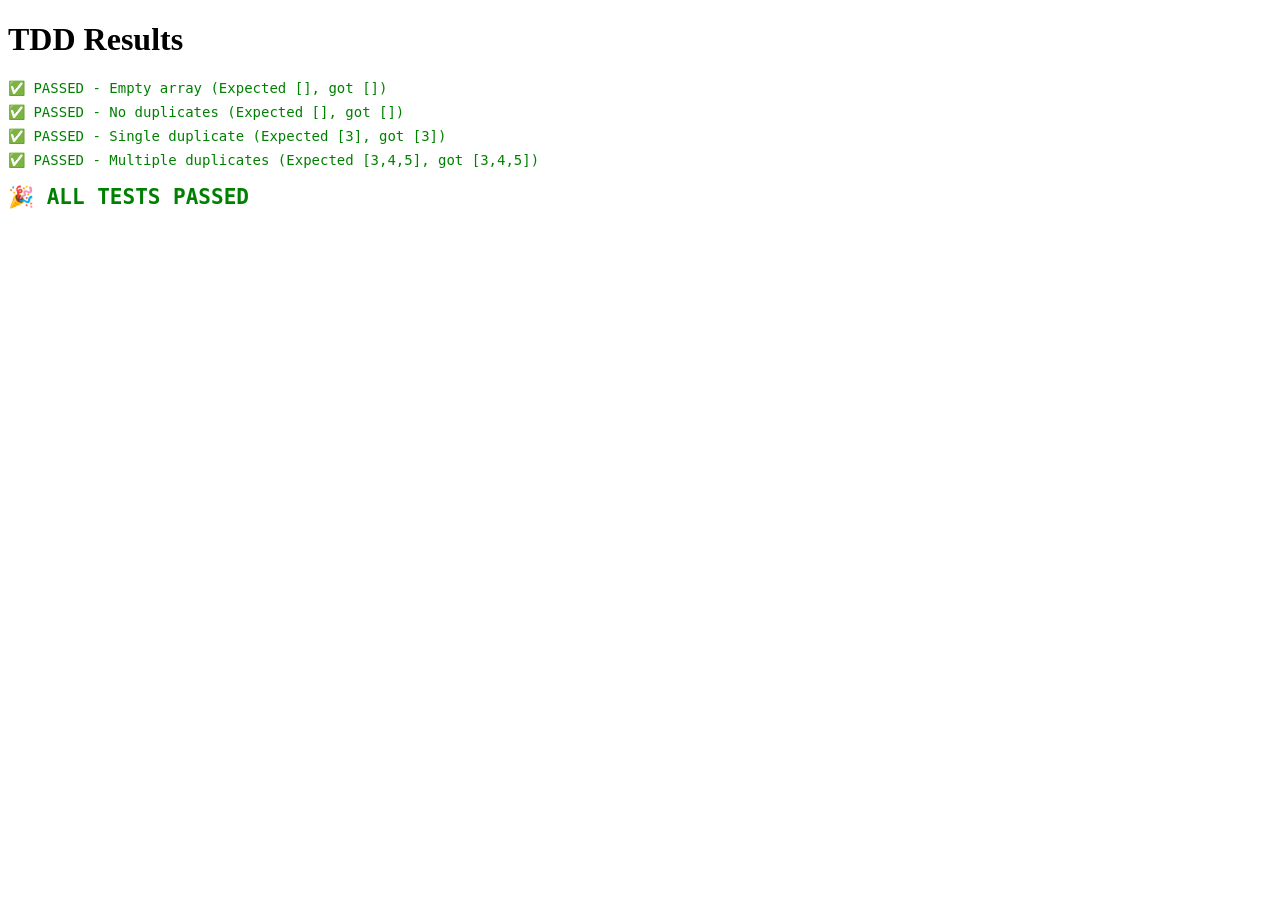
<file: extension/tests.html>
<!DOCTYPE html>
<html>
<head>
  <meta charset="utf-8">
  <title>TDD Runner</title>
</head>
<body>
  <h1>TDD Results</h1>
  <div id="results" style="font-family: monospace; font-size: 14px;"></div>
  <script src="utils.js"></script>
  <script src="tests.js"></script>
</body>
</html>
</file>
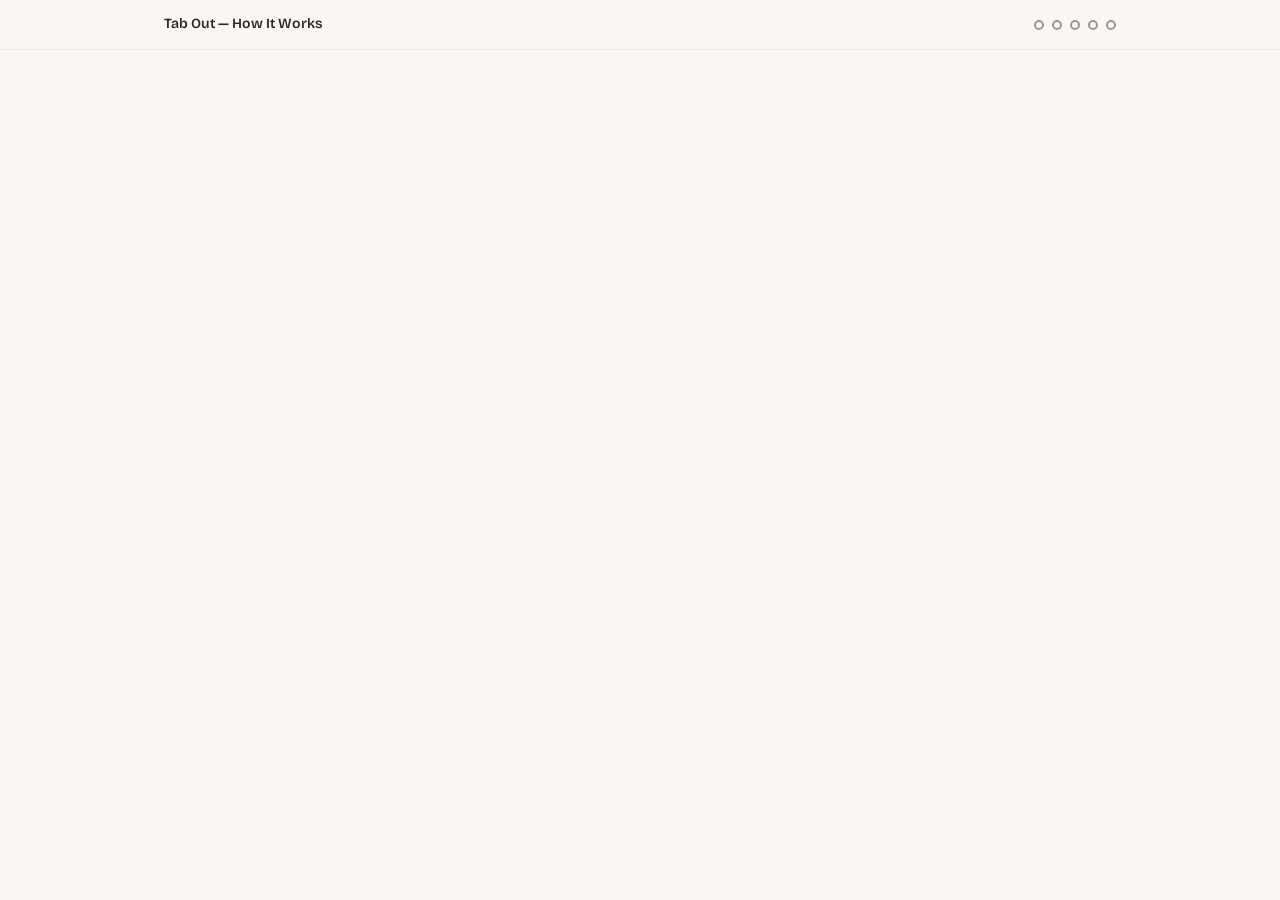
<file: tab-out-course/_base.html>
<!DOCTYPE html>
<html lang="en">
<head>
  <meta charset="UTF-8">
  <meta name="viewport" content="width=device-width, initial-scale=1.0">
  <title>Tab Out — How It Works</title>

  <!-- Google Fonts: Bricolage Grotesque · DM Sans · JetBrains Mono -->
  <link rel="preconnect" href="https://fonts.googleapis.com">
  <link rel="preconnect" href="https://fonts.gstatic.com" crossorigin>
  <link href="https://fonts.googleapis.com/css2?family=Bricolage+Grotesque:opsz,wght@12..96,400;12..96,600;12..96,700;12..96,800&family=DM+Sans:ital,opsz,wght@0,9..40,300;0,9..40,400;0,9..40,500;0,9..40,600;0,9..40,700;1,9..40,400;1,9..40,500&family=JetBrains+Mono:wght@400;500;600&display=swap" rel="stylesheet">

  <link rel="stylesheet" href="styles.css">

  <style>
    :root {
      --color-accent:       #D4A843;
      --color-accent-hover: #BF9530;
      --color-accent-light: #FDF5E0;
      --color-accent-muted: #E0C070;
    }
  </style>

  <script src="main.js" defer></script>
</head>
<body>

  <nav class="nav" id="nav">
    <div class="progress-bar" id="progress-bar" role="progressbar" aria-valuenow="0" aria-valuemin="0" aria-valuemax="100"></div>
    <div class="nav-inner">
      <span class="nav-title">Tab Out — How It Works</span>
      <div class="nav-dots" id="nav-dots" role="tablist">
        <button class="nav-dot" data-target="module-1" data-tooltip="The Magic of New Tab" role="tab" aria-label="Module 1: The Magic of New Tab"></button>
        <button class="nav-dot" data-target="module-2" data-tooltip="Meet the Cast" role="tab" aria-label="Module 2: Meet the Cast"></button>
        <button class="nav-dot" data-target="module-3" data-tooltip="How Tabs Get Organized" role="tab" aria-label="Module 3: How Tabs Get Organized"></button>
        <button class="nav-dot" data-target="module-4" data-tooltip="Click, Close, Confetti" role="tab" aria-label="Module 4: Click, Close, Confetti"></button>
        <button class="nav-dot" data-target="module-5" data-tooltip="Your Tab Memory" role="tab" aria-label="Module 5: Your Tab Memory"></button>
      </div>
    </div>
  </nav>

  <main id="main">
</file>
<file: tab-out-course/styles.css>
/* =============================================================
   CODEBASE-TO-COURSE — COMPLETE DESIGN SYSTEM
   Copy this file verbatim into the course output directory.
   Never regenerate it — customize only via :root overrides
   in _base.html (accent color only).
   ============================================================= */

/* ── GOOGLE FONTS (loaded via _base.html <head>) ───────────────
   Bricolage Grotesque · DM Sans · JetBrains Mono
   ──────────────────────────────────────────────────────────── */

/* ── DESIGN TOKENS ─────────────────────────────────────────── */
:root {
  /* BACKGROUNDS */
  --color-bg:             #FAF7F2;
  --color-bg-warm:        #F5F0E8;
  --color-bg-code:        #1E1E2E;
  --color-text:           #2C2A28;
  --color-text-secondary: #6B6560;
  --color-text-muted:     #9E9790;
  --color-border:         #E5DFD6;
  --color-border-light:   #EEEBE5;
  --color-surface:        #FFFFFF;
  --color-surface-warm:   #FDF9F3;

  /* ACCENT — overridden per course in _base.html */
  --color-accent:         #D94F30;
  --color-accent-hover:   #C4432A;
  --color-accent-light:   #FDEEE9;
  --color-accent-muted:   #E8836C;

  /* SEMANTIC */
  --color-success:        #2D8B55;
  --color-success-light:  #E8F5EE;
  --color-error:          #C93B3B;
  --color-error-light:    #FDE8E8;
  --color-info:           #2A7B9B;
  --color-info-light:     #E4F2F7;

  /* ACTOR COLORS */
  --color-actor-1:        #D94F30;
  --color-actor-2:        #2A7B9B;
  --color-actor-3:        #7B6DAA;
  --color-actor-4:        #D4A843;
  --color-actor-5:        #2D8B55;

  /* FONTS */
  --font-display: 'Bricolage Grotesque', Georgia, serif;
  --font-body:    'DM Sans', -apple-system, sans-serif;
  --font-mono:    'JetBrains Mono', 'Fira Code', 'Consolas', monospace;

  /* TYPE SCALE */
  --text-xs:   0.75rem;
  --text-sm:   0.875rem;
  --text-base: 1rem;
  --text-lg:   1.125rem;
  --text-xl:   1.25rem;
  --text-2xl:  1.5rem;
  --text-3xl:  1.875rem;
  --text-4xl:  2.25rem;
  --text-5xl:  3rem;
  --text-6xl:  3.75rem;

  /* LINE HEIGHTS */
  --leading-tight:  1.15;
  --leading-snug:   1.3;
  --leading-normal: 1.6;
  --leading-loose:  1.8;

  /* SPACING */
  --space-1:  0.25rem;
  --space-2:  0.5rem;
  --space-3:  0.75rem;
  --space-4:  1rem;
  --space-5:  1.25rem;
  --space-6:  1.5rem;
  --space-8:  2rem;
  --space-10: 2.5rem;
  --space-12: 3rem;
  --space-16: 4rem;
  --space-20: 5rem;
  --space-24: 6rem;

  /* LAYOUT */
  --content-width:      800px;
  --content-width-wide: 1000px;
  --nav-height:         50px;

  /* RADII */
  --radius-sm:   8px;
  --radius-md:   12px;
  --radius-lg:   16px;
  --radius-full: 9999px;

  /* SHADOWS (warm-tinted, never pure black) */
  --shadow-sm: 0 1px 2px rgba(44,42,40,0.05);
  --shadow-md: 0 4px 12px rgba(44,42,40,0.08);
  --shadow-lg: 0 8px 24px rgba(44,42,40,0.10);
  --shadow-xl: 0 16px 48px rgba(44,42,40,0.12);

  /* EASING */
  --ease-out:    cubic-bezier(0.16,1,0.3,1);
  --ease-in-out: cubic-bezier(0.65,0,0.35,1);

  /* DURATIONS */
  --duration-fast:   150ms;
  --duration-normal: 300ms;
  --duration-slow:   500ms;
  --stagger-delay:   120ms;
}

/* ── RESET & BASE ───────────────────────────────────────────── */
*, *::before, *::after { box-sizing: border-box; margin: 0; padding: 0; }

html {
  scroll-snap-type: y proximity;
  scroll-behavior: smooth;
}

body {
  font-family: var(--font-body);
  font-size: var(--text-base);
  color: var(--color-text);
  line-height: var(--leading-normal);
  background: var(--color-bg);
  background-image: radial-gradient(
    ellipse at 20% 50%,
    rgba(217,79,48,0.03) 0%,
    transparent 50%
  );
}

/* ── SCROLLBAR ──────────────────────────────────────────────── */
::-webkit-scrollbar { width: 6px; }
::-webkit-scrollbar-track { background: transparent; }
::-webkit-scrollbar-thumb {
  background: var(--color-border);
  border-radius: var(--radius-full);
}

/* ── CODE GLOBALS ───────────────────────────────────────────── */
pre, code {
  white-space: pre-wrap;
  word-break: break-word;
  overflow-x: hidden;
}
.translation-code::-webkit-scrollbar,
pre::-webkit-scrollbar { display: none; }

/* Catppuccin-inspired syntax highlighting */
.code-keyword  { color: #CBA6F7; }
.code-string   { color: #A6E3A1; }
.code-function { color: #89B4FA; }
.code-comment  { color: #6C7086; }
.code-number   { color: #FAB387; }
.code-property { color: #F9E2AF; }
.code-operator { color: #94E2D5; }
.code-tag      { color: #F38BA8; }
.code-attr     { color: #F9E2AF; }
.code-value    { color: #A6E3A1; }
.code-line     { display: block; }

/* ── NAV ────────────────────────────────────────────────────── */
.nav {
  position: fixed;
  top: 0; left: 0; right: 0;
  height: var(--nav-height);
  z-index: 1000;
  background: rgba(250,247,242,0.92);
  backdrop-filter: blur(8px);
  border-bottom: 1px solid var(--color-border-light);
}

.progress-bar {
  position: absolute;
  bottom: 0; left: 0;
  height: 2px;
  width: 0%;
  background: var(--color-accent);
  transition: width 100ms linear;
}

.nav-inner {
  max-width: var(--content-width-wide);
  margin: 0 auto;
  padding: 0 var(--space-6);
  height: 100%;
  display: flex;
  align-items: center;
  justify-content: space-between;
  gap: var(--space-4);
}

.nav-title {
  font-family: var(--font-display);
  font-size: var(--text-sm);
  font-weight: 600;
  color: var(--color-text);
  white-space: nowrap;
  overflow: hidden;
  text-overflow: ellipsis;
  max-width: 300px;
}

.nav-dots {
  display: flex;
  align-items: center;
  gap: var(--space-2);
}

.nav-dot {
  width: 10px; height: 10px;
  border-radius: 50%;
  border: 2px solid var(--color-text-muted);
  background: transparent;
  cursor: pointer;
  transition: all var(--duration-fast);
  position: relative;
}
.nav-dot::after {
  content: attr(data-tooltip);
  position: absolute;
  top: calc(100% + 6px);
  left: 50%;
  transform: translateX(-50%);
  background: var(--color-bg-code);
  color: #CDD6F4;
  font-family: var(--font-body);
  font-size: var(--text-xs);
  white-space: nowrap;
  padding: var(--space-1) var(--space-3);
  border-radius: var(--radius-sm);
  pointer-events: none;
  opacity: 0;
  transition: opacity var(--duration-fast);
}
.nav-dot:hover::after { opacity: 1; }
.nav-dot.active {
  border-color: var(--color-accent);
  background: var(--color-accent);
  box-shadow: 0 0 0 3px var(--color-accent-light);
}
.nav-dot.visited {
  border-color: var(--color-accent-muted);
  background: var(--color-accent-muted);
}

/* ── MODULE STRUCTURE ───────────────────────────────────────── */
.module {
  min-height: 100dvh;
  min-height: 100vh;
  scroll-snap-align: start;
  padding: var(--space-16) var(--space-6);
  padding-top: calc(var(--nav-height) + var(--space-12));
}

.module-content {
  max-width: var(--content-width);
  margin: 0 auto;
}

.module-header { margin-bottom: var(--space-12); }

.module-number {
  display: block;
  font-family: var(--font-display);
  font-size: var(--text-6xl);
  font-weight: 800;
  color: var(--color-accent);
  opacity: 0.15;
  line-height: 1;
  margin-bottom: var(--space-2);
}

.module-title {
  font-family: var(--font-display);
  font-size: var(--text-4xl);
  font-weight: 700;
  line-height: var(--leading-tight);
  color: var(--color-text);
}

.module-subtitle {
  margin-top: var(--space-3);
  font-size: var(--text-lg);
  color: var(--color-text-secondary);
  line-height: var(--leading-snug);
}

.screen {
  margin-bottom: var(--space-16);
}

.screen-heading {
  font-family: var(--font-display);
  font-size: var(--text-2xl);
  font-weight: 600;
  color: var(--color-text);
  margin-bottom: var(--space-6);
  line-height: var(--leading-snug);
}

p { margin-bottom: var(--space-4); }
p:last-child { margin-bottom: 0; }

/* ── SCROLL ANIMATIONS ──────────────────────────────────────── */
.animate-in {
  opacity: 0;
  transform: translateY(20px);
  transition:
    opacity var(--duration-slow) var(--ease-out),
    transform var(--duration-slow) var(--ease-out);
}
.animate-in.visible {
  opacity: 1;
  transform: translateY(0);
}
.stagger-children > .animate-in {
  transition-delay: calc(var(--stagger-index, 0) * var(--stagger-delay));
}

/* ── TRANSLATION BLOCKS ─────────────────────────────────────── */
.translation-block {
  display: grid;
  grid-template-columns: 1fr 1fr;
  gap: 0;
  border-radius: var(--radius-md);
  overflow: hidden;
  box-shadow: var(--shadow-md);
  margin: var(--space-8) 0;
}

.translation-code {
  background: var(--color-bg-code);
  color: #CDD6F4;
  padding: var(--space-6);
  font-family: var(--font-mono);
  font-size: var(--text-sm);
  line-height: 1.7;
  position: relative;
  overflow-x: hidden;
}

.translation-english {
  background: var(--color-surface-warm);
  padding: var(--space-6);
  font-size: var(--text-sm);
  line-height: 1.7;
  border-left: 3px solid var(--color-accent);
}

.translation-label {
  position: absolute;
  top: var(--space-2);
  right: var(--space-3);
  font-family: var(--font-mono);
  font-size: var(--text-xs);
  text-transform: uppercase;
  letter-spacing: 0.1em;
  opacity: 0.5;
}
.translation-english .translation-label {
  position: static;
  display: block;
  margin-bottom: var(--space-3);
  color: var(--color-text-muted);
}

.translation-lines .tl {
  padding: var(--space-1) 0;
  border-bottom: 1px solid var(--color-border-light);
  color: var(--color-text-secondary);
}
.translation-lines .tl:last-child { border-bottom: none; }

/* ── QUIZ ───────────────────────────────────────────────────── */
.quiz-container {
  background: var(--color-surface);
  border-radius: var(--radius-lg);
  padding: var(--space-8);
  box-shadow: var(--shadow-md);
  margin: var(--space-8) 0;
}

.quiz-question-block { margin-bottom: var(--space-8); }
.quiz-question-block:last-of-type { margin-bottom: 0; }

.quiz-question {
  font-family: var(--font-display);
  font-size: var(--text-lg);
  font-weight: 600;
  margin-bottom: var(--space-4);
  line-height: var(--leading-snug);
}

.quiz-options {
  display: flex;
  flex-direction: column;
  gap: var(--space-2);
}

.quiz-option {
  display: flex;
  align-items: center;
  gap: var(--space-3);
  padding: var(--space-3) var(--space-4);
  border: 2px solid var(--color-border);
  border-radius: var(--radius-sm);
  background: var(--color-surface);
  cursor: pointer;
  width: 100%;
  text-align: left;
  font-family: var(--font-body);
  font-size: var(--text-base);
  transition: border-color var(--duration-fast), background var(--duration-fast);
}
.quiz-option:hover:not(:disabled) { border-color: var(--color-accent-muted); }
.quiz-option.selected { border-color: var(--color-accent); background: var(--color-accent-light); }
.quiz-option.correct  { border-color: var(--color-success); background: var(--color-success-light); }
.quiz-option.incorrect{ border-color: var(--color-error);   background: var(--color-error-light); }
.quiz-option:disabled { cursor: default; }

.quiz-option-radio {
  width: 18px; height: 18px;
  border-radius: 50%;
  border: 2px solid var(--color-border);
  flex-shrink: 0;
  transition: all var(--duration-fast);
}
.quiz-option.selected .quiz-option-radio {
  border-color: var(--color-accent);
  background: var(--color-accent);
  box-shadow: inset 0 0 0 3px white;
}
.quiz-option.correct .quiz-option-radio  { border-color: var(--color-success); background: var(--color-success); box-shadow: inset 0 0 0 3px white; }
.quiz-option.incorrect .quiz-option-radio{ border-color: var(--color-error);   background: var(--color-error);   box-shadow: inset 0 0 0 3px white; }

.quiz-feedback {
  max-height: 0;
  overflow: hidden;
  opacity: 0;
  transition: max-height var(--duration-normal), opacity var(--duration-normal);
  font-size: var(--text-sm);
  border-radius: var(--radius-sm);
}
.quiz-feedback.show {
  max-height: 200px;
  opacity: 1;
  padding: var(--space-3);
  margin-top: var(--space-2);
}
.quiz-feedback.success { background: var(--color-success-light); color: var(--color-success); }
.quiz-feedback.error   { background: var(--color-error-light);   color: var(--color-error); }
.quiz-feedback.warning { background: var(--color-info-light);    color: var(--color-info); }

.quiz-check-btn, .quiz-reset-btn {
  margin-top: var(--space-6);
  padding: var(--space-3) var(--space-6);
  border-radius: var(--radius-sm);
  font-family: var(--font-body);
  font-size: var(--text-sm);
  font-weight: 600;
  cursor: pointer;
  border: none;
  transition: background var(--duration-fast), transform var(--duration-fast);
}
.quiz-check-btn {
  background: var(--color-accent);
  color: white;
  margin-right: var(--space-3);
}
.quiz-check-btn:hover { background: var(--color-accent-hover); transform: translateY(-1px); }
.quiz-reset-btn {
  background: var(--color-surface);
  color: var(--color-text-secondary);
  border: 1px solid var(--color-border);
}
.quiz-reset-btn:hover { border-color: var(--color-accent-muted); }

/* Scenario block */
.scenario-block { margin-bottom: var(--space-6); }
.scenario-context {
  background: var(--color-info-light);
  border-left: 3px solid var(--color-info);
  border-radius: 0 var(--radius-sm) var(--radius-sm) 0;
  padding: var(--space-4);
  margin-bottom: var(--space-4);
}
.scenario-label {
  display: inline-block;
  font-family: var(--font-mono);
  font-size: var(--text-xs);
  text-transform: uppercase;
  letter-spacing: 0.1em;
  color: var(--color-info);
  margin-bottom: var(--space-2);
}

/* ── DRAG AND DROP ──────────────────────────────────────────── */
.dnd-container { margin: var(--space-8) 0; }
.dnd-chips {
  display: flex;
  flex-wrap: wrap;
  gap: var(--space-3);
  margin-bottom: var(--space-6);
}
.dnd-chip {
  padding: var(--space-2) var(--space-4);
  background: var(--color-accent);
  color: white;
  border-radius: var(--radius-full);
  font-size: var(--text-sm);
  font-weight: 600;
  cursor: grab;
  user-select: none;
  transition: opacity var(--duration-fast), transform var(--duration-fast);
}
.dnd-chip:active { cursor: grabbing; transform: scale(1.05); }
.dnd-chip.dragging { opacity: 0.4; }
.dnd-chip.placed { opacity: 0.3; pointer-events: none; }

.dnd-zones { display: flex; flex-direction: column; gap: var(--space-4); }
.dnd-zone {
  border: 1px solid var(--color-border);
  border-radius: var(--radius-md);
  padding: var(--space-4);
  background: var(--color-surface);
}
.dnd-zone-label { font-size: var(--text-sm); color: var(--color-text-secondary); margin-bottom: var(--space-3); }
.dnd-zone-target {
  min-height: 40px;
  border: 2px dashed var(--color-border);
  border-radius: var(--radius-sm);
  display: flex;
  align-items: center;
  justify-content: center;
  font-size: var(--text-sm);
  color: var(--color-text-muted);
  transition: border-color var(--duration-fast), background var(--duration-fast);
}
.dnd-zone-target.drag-over { border-color: var(--color-accent); background: var(--color-accent-light); }
.dnd-zone-target.correct-placed { border-color: var(--color-success); background: var(--color-success-light); color: var(--color-success); font-weight: 600; }
.dnd-zone-target.incorrect-placed{ border-color: var(--color-error); background: var(--color-error-light); }
.touch-ghost {
  padding: var(--space-2) var(--space-4);
  background: var(--color-accent);
  color: white;
  border-radius: var(--radius-full);
  font-size: var(--text-sm);
  font-weight: 600;
  opacity: 0.85;
  pointer-events: none;
}

/* ── GROUP CHAT ─────────────────────────────────────────────── */
.chat-window {
  background: var(--color-surface);
  border-radius: var(--radius-lg);
  box-shadow: var(--shadow-md);
  overflow: hidden;
  margin: var(--space-8) 0;
}

.chat-messages {
  padding: var(--space-6);
  display: flex;
  flex-direction: column;
  gap: var(--space-4);
  min-height: 200px;
}

.chat-message {
  display: flex;
  align-items: flex-end;
  gap: var(--space-3);
  animation: fadeSlideUp 0.3s var(--ease-out);
}

.chat-avatar {
  width: 36px; height: 36px;
  border-radius: 50%;
  display: flex;
  align-items: center;
  justify-content: center;
  font-family: var(--font-display);
  font-size: var(--text-sm);
  font-weight: 700;
  color: white;
  flex-shrink: 0;
}

.chat-bubble {
  max-width: 75%;
  background: var(--color-bg-warm);
  border-radius: var(--radius-md) var(--radius-md) var(--radius-md) 4px;
  padding: var(--space-3) var(--space-4);
}

.chat-sender {
  display: block;
  font-size: var(--text-xs);
  font-weight: 700;
  margin-bottom: var(--space-1);
  font-family: var(--font-mono);
  text-transform: uppercase;
  letter-spacing: 0.05em;
}

.chat-bubble p {
  font-size: var(--text-sm);
  margin: 0;
  line-height: var(--leading-normal);
}

.chat-typing {
  display: flex;
  align-items: center;
  gap: var(--space-3);
  padding: 0 var(--space-6) var(--space-4);
}

.chat-typing-dots {
  display: flex;
  gap: var(--space-1);
  background: var(--color-bg-warm);
  padding: var(--space-3) var(--space-4);
  border-radius: var(--radius-md);
}

.typing-dot {
  width: 8px; height: 8px;
  border-radius: 50%;
  background: var(--color-text-muted);
  animation: typingBounce 1.4s infinite;
}
.typing-dot:nth-child(2) { animation-delay: 0.2s; }
.typing-dot:nth-child(3) { animation-delay: 0.4s; }

.chat-controls {
  padding: var(--space-4) var(--space-6);
  border-top: 1px solid var(--color-border-light);
  display: flex;
  align-items: center;
  gap: var(--space-3);
  background: var(--color-surface-warm);
}
.chat-progress {
  margin-left: auto;
  font-size: var(--text-xs);
  color: var(--color-text-muted);
  font-family: var(--font-mono);
}

/* ── FLOW / DATA FLOW ANIMATION ─────────────────────────────── */
.flow-animation {
  position: relative;
  background: var(--color-surface);
  border-radius: var(--radius-lg);
  padding: var(--space-8);
  box-shadow: var(--shadow-md);
  margin: var(--space-8) 0;
}

.flow-actors {
  display: flex;
  justify-content: space-around;
  align-items: center;
  gap: var(--space-4);
  margin-bottom: var(--space-8);
  flex-wrap: wrap;
}

.flow-actor {
  display: flex;
  flex-direction: column;
  align-items: center;
  gap: var(--space-2);
  transition: all var(--duration-normal) var(--ease-out);
}

.flow-actor-icon {
  width: 56px; height: 56px;
  border-radius: var(--radius-md);
  background: var(--color-bg-warm);
  border: 2px solid var(--color-border);
  display: flex;
  align-items: center;
  justify-content: center;
  font-family: var(--font-display);
  font-size: var(--text-xl);
  font-weight: 700;
  transition: all var(--duration-normal) var(--ease-out);
}

.flow-actor span {
  font-size: var(--text-xs);
  color: var(--color-text-secondary);
  font-family: var(--font-mono);
  text-align: center;
}

.flow-actor.active .flow-actor-icon {
  border-color: var(--color-accent);
  background: var(--color-accent-light);
  box-shadow: 0 0 0 3px var(--color-accent-light), 0 0 20px rgba(217,79,48,0.15);
  transform: scale(1.1);
}

.flow-packet {
  width: 16px; height: 16px;
  border-radius: 50%;
  background: var(--color-accent);
  position: absolute;
  pointer-events: none;
  display: none;
  box-shadow: 0 0 8px rgba(217,79,48,0.5);
}

.flow-step-label {
  text-align: center;
  font-size: var(--text-sm);
  color: var(--color-text-secondary);
  min-height: 2.5em;
  padding: var(--space-3) var(--space-4);
  background: var(--color-bg-warm);
  border-radius: var(--radius-sm);
  margin-bottom: var(--space-6);
  line-height: var(--leading-normal);
}

.flow-controls {
  display: flex;
  align-items: center;
  gap: var(--space-3);
}
.flow-progress {
  margin-left: auto;
  font-size: var(--text-xs);
  color: var(--color-text-muted);
  font-family: var(--font-mono);
}

/* ── ARCHITECTURE DIAGRAM ───────────────────────────────────── */
.arch-diagram {
  background: var(--color-surface);
  border-radius: var(--radius-lg);
  padding: var(--space-8);
  box-shadow: var(--shadow-md);
  margin: var(--space-8) 0;
}
.arch-zone {
  border: 1px dashed var(--color-border);
  border-radius: var(--radius-md);
  padding: var(--space-6);
  margin-bottom: var(--space-4);
}
.arch-zone-label {
  font-family: var(--font-mono);
  font-size: var(--text-xs);
  text-transform: uppercase;
  letter-spacing: 0.1em;
  color: var(--color-text-muted);
  margin-bottom: var(--space-4);
}
.arch-component {
  display: inline-flex;
  flex-direction: column;
  align-items: center;
  gap: var(--space-2);
  padding: var(--space-4);
  background: var(--color-surface-warm);
  border: 1px solid var(--color-border);
  border-radius: var(--radius-md);
  cursor: pointer;
  margin: var(--space-2);
  transition: all var(--duration-fast);
  font-size: var(--text-sm);
}
.arch-component:hover, .arch-component.active {
  border-color: var(--color-accent);
  background: var(--color-accent-light);
  transform: translateY(-2px);
  box-shadow: var(--shadow-sm);
}
.arch-icon { font-size: 1.5rem; }
.arch-description {
  margin-top: var(--space-4);
  padding: var(--space-4);
  background: var(--color-bg-warm);
  border-radius: var(--radius-sm);
  font-size: var(--text-sm);
  color: var(--color-text-secondary);
  min-height: 2.5em;
}

/* ── LAYER TOGGLE ───────────────────────────────────────────── */
.layer-demo { margin: var(--space-8) 0; }
.layer-tabs {
  display: flex;
  gap: var(--space-2);
  margin-bottom: var(--space-4);
}
.layer-tab {
  padding: var(--space-2) var(--space-5);
  border-radius: var(--radius-sm);
  border: 1px solid var(--color-border);
  background: var(--color-surface);
  font-family: var(--font-mono);
  font-size: var(--text-sm);
  cursor: pointer;
  transition: all var(--duration-fast);
}
.layer-tab.active {
  background: var(--color-accent);
  color: white;
  border-color: var(--color-accent);
}
.layer-viewport {
  border-radius: var(--radius-md);
  overflow: hidden;
  border: 1px solid var(--color-border);
}
.layer-description {
  margin-top: var(--space-3);
  font-size: var(--text-sm);
  color: var(--color-text-secondary);
}

/* ── BUG CHALLENGE ──────────────────────────────────────────── */
.bug-challenge {
  background: var(--color-surface);
  border-radius: var(--radius-lg);
  padding: var(--space-8);
  box-shadow: var(--shadow-md);
  margin: var(--space-8) 0;
}
.bug-challenge h3 {
  font-family: var(--font-display);
  font-size: var(--text-lg);
  font-weight: 600;
  margin-bottom: var(--space-4);
}
.bug-code {
  background: var(--color-bg-code);
  border-radius: var(--radius-md);
  overflow: hidden;
  margin-bottom: var(--space-4);
}
.bug-line {
  display: flex;
  align-items: center;
  gap: var(--space-3);
  padding: var(--space-2) var(--space-4);
  cursor: pointer;
  transition: background var(--duration-fast);
}
.bug-line:hover { background: rgba(255,255,255,0.05); }
.bug-line.correct  { background: rgba(45,139,85,0.2); }
.bug-line.incorrect{ background: rgba(201,59,59,0.2); }
.line-num {
  font-family: var(--font-mono);
  font-size: var(--text-sm);
  color: #6C7086;
  min-width: 1.5em;
  text-align: right;
  user-select: none;
}
.bug-line code {
  font-family: var(--font-mono);
  font-size: var(--text-sm);
  color: #CDD6F4;
}
.bug-feedback {
  max-height: 0;
  overflow: hidden;
  opacity: 0;
  transition: max-height var(--duration-normal), opacity var(--duration-normal);
  font-size: var(--text-sm);
  border-radius: var(--radius-sm);
}
.bug-feedback.show {
  max-height: 200px;
  opacity: 1;
  padding: var(--space-3);
}
.bug-feedback.success { background: var(--color-success-light); color: var(--color-success); }
.bug-feedback.error   { background: var(--color-error-light);   color: var(--color-error); }

/* ── CALLOUT BOXES ──────────────────────────────────────────── */
.callout {
  display: flex;
  gap: var(--space-4);
  padding: var(--space-5);
  border-radius: var(--radius-md);
  margin: var(--space-6) 0;
  border-left: 4px solid;
}
.callout-accent  { background: var(--color-accent-light);  border-color: var(--color-accent); }
.callout-info    { background: var(--color-info-light);    border-color: var(--color-info); }
.callout-warning { background: var(--color-error-light);   border-color: var(--color-error); }

.callout-icon { font-size: 1.25rem; flex-shrink: 0; margin-top: 2px; }
.callout-title { display: block; font-weight: 700; margin-bottom: var(--space-1); }
.callout-content p { font-size: var(--text-sm); margin: 0; color: var(--color-text-secondary); }

/* ── PATTERN / FEATURE CARDS ────────────────────────────────── */
.pattern-cards {
  display: grid;
  grid-template-columns: repeat(auto-fit, minmax(220px, 1fr));
  gap: var(--space-4);
  margin: var(--space-6) 0;
}
.pattern-card {
  background: var(--color-surface);
  border-radius: var(--radius-md);
  padding: var(--space-6);
  box-shadow: var(--shadow-sm);
  border-top: 3px solid var(--color-accent);
  transition: transform var(--duration-normal) var(--ease-out), box-shadow var(--duration-normal);
}
.pattern-card:hover { transform: translateY(-4px); box-shadow: var(--shadow-md); }
.pattern-icon {
  width: 40px; height: 40px;
  border-radius: var(--radius-sm);
  display: flex;
  align-items: center;
  justify-content: center;
  font-size: 1.1rem;
  margin-bottom: var(--space-3);
}
.pattern-title {
  font-family: var(--font-display);
  font-size: var(--text-base);
  font-weight: 700;
  margin-bottom: var(--space-2);
}
.pattern-desc {
  font-size: var(--text-sm);
  color: var(--color-text-secondary);
  line-height: var(--leading-normal);
  margin: 0;
}

/* ── FLOW DIAGRAMS (static) ─────────────────────────────────── */
.flow-steps {
  display: flex;
  align-items: center;
  gap: var(--space-3);
  flex-wrap: wrap;
  margin: var(--space-6) 0;
}
.flow-step {
  display: flex;
  flex-direction: column;
  align-items: center;
  gap: var(--space-2);
  text-align: center;
}
.flow-step-num {
  width: 40px; height: 40px;
  border-radius: 50%;
  background: var(--color-accent);
  color: white;
  font-family: var(--font-display);
  font-weight: 700;
  display: flex;
  align-items: center;
  justify-content: center;
}
.flow-step p { font-size: var(--text-sm); color: var(--color-text-secondary); max-width: 120px; margin: 0; }
.flow-arrow {
  font-size: var(--text-xl);
  color: var(--color-text-muted);
  flex-shrink: 0;
}

/* ── BADGE / CONFIG LIST ────────────────────────────────────── */
.badge-list {
  display: flex;
  flex-direction: column;
  gap: var(--space-2);
  margin: var(--space-6) 0;
}
.badge-item {
  display: flex;
  align-items: center;
  gap: var(--space-4);
  padding: var(--space-3) var(--space-4);
  border: 1px solid var(--color-border-light);
  border-radius: var(--radius-sm);
  background: var(--color-surface);
  transition: border-color var(--duration-fast);
}
.badge-item:hover { border-color: var(--color-accent-muted); }
.badge-code {
  font-family: var(--font-mono);
  font-size: var(--text-sm);
  background: var(--color-bg-code);
  color: #CBA6F7;
  padding: var(--space-1) var(--space-3);
  border-radius: var(--radius-sm);
  white-space: nowrap;
}
.badge-desc {
  font-size: var(--text-sm);
  color: var(--color-text-secondary);
}

/* ── GLOSSARY TOOLTIPS ──────────────────────────────────────── */
.term {
  border-bottom: 1.5px dashed var(--color-accent-muted);
  cursor: pointer;
}
.term:hover, .term.active {
  border-bottom-color: var(--color-accent);
  color: var(--color-accent);
}
.term-tooltip {
  position: fixed;
  background: var(--color-bg-code);
  color: #CDD6F4;
  padding: var(--space-3) var(--space-4);
  border-radius: var(--radius-sm);
  font-size: var(--text-sm);
  font-family: var(--font-body);
  line-height: var(--leading-normal);
  width: max(200px, min(320px, 80vw));
  box-shadow: var(--shadow-lg);
  pointer-events: none;
  opacity: 0;
  transition: opacity var(--duration-fast);
  z-index: 10000;
}
.term-tooltip::after {
  content: '';
  position: absolute;
  top: 100%;
  left: 50%;
  transform: translateX(-50%);
  border: 6px solid transparent;
  border-top-color: var(--color-bg-code);
}
.term-tooltip.visible { opacity: 1; }
.term-tooltip.flip::after {
  top: auto;
  bottom: 100%;
  border-top-color: transparent;
  border-bottom-color: var(--color-bg-code);
}

/* ── VISUAL FILE TREE ───────────────────────────────────────── */
.file-tree {
  font-family: var(--font-mono);
  font-size: var(--text-sm);
  margin: var(--space-6) 0;
}
.ft-folder, .ft-file {
  padding: var(--space-2) var(--space-3);
  border-left: 2px solid var(--color-border-light);
  margin-left: var(--space-4);
}
.ft-folder > .ft-name { color: var(--color-accent); font-weight: 600; }
.ft-folder > .ft-name::before { content: '📁 '; }
.ft-file > .ft-name::before { content: '📄 '; }
.ft-desc {
  color: var(--color-text-secondary);
  font-family: var(--font-body);
  margin-left: var(--space-2);
  font-size: var(--text-xs);
}
.ft-children { margin-left: var(--space-4); }

/* ── ICON-LABEL ROWS ────────────────────────────────────────── */
.icon-rows {
  display: flex;
  flex-direction: column;
  gap: var(--space-4);
  margin: var(--space-6) 0;
}
.icon-row {
  display: flex;
  align-items: center;
  gap: var(--space-4);
  padding: var(--space-4);
  background: var(--color-surface);
  border-radius: var(--radius-md);
  box-shadow: var(--shadow-sm);
}
.icon-row strong { display: block; font-weight: 600; }
.icon-row p { margin: var(--space-1) 0 0; color: var(--color-text-secondary); font-size: var(--text-sm); }
.icon-circle {
  width: 48px; height: 48px;
  border-radius: 50%;
  display: flex;
  align-items: center;
  justify-content: center;
  font-size: 1.25rem;
  flex-shrink: 0;
}

/* ── NUMBERED STEP CARDS ────────────────────────────────────── */
.step-cards {
  display: flex;
  flex-direction: column;
  gap: var(--space-3);
  margin: var(--space-6) 0;
}
.step-card {
  display: flex;
  align-items: flex-start;
  gap: var(--space-4);
  padding: var(--space-4) var(--space-5);
  background: var(--color-surface);
  border-radius: var(--radius-md);
  border-left: 3px solid var(--color-accent);
  box-shadow: var(--shadow-sm);
}
.step-num {
  width: 32px; height: 32px;
  border-radius: 50%;
  background: var(--color-accent);
  color: white;
  font-weight: 700;
  display: flex;
  align-items: center;
  justify-content: center;
  font-family: var(--font-display);
  flex-shrink: 0;
}
.step-body strong { display: block; font-weight: 600; margin-bottom: var(--space-1); }
.step-body p { margin: 0; color: var(--color-text-secondary); font-size: var(--text-sm); }

/* ── SHARED BUTTON STYLE ────────────────────────────────────── */
.btn {
  padding: var(--space-2) var(--space-5);
  border-radius: var(--radius-sm);
  border: 1px solid var(--color-border);
  background: var(--color-surface);
  font-family: var(--font-body);
  font-size: var(--text-sm);
  font-weight: 600;
  cursor: pointer;
  transition: all var(--duration-fast);
  color: var(--color-text-secondary);
}
.btn:hover { border-color: var(--color-accent-muted); color: var(--color-accent); }
.btn-primary {
  background: var(--color-accent);
  color: white;
  border-color: var(--color-accent);
}
.btn-primary:hover { background: var(--color-accent-hover); border-color: var(--color-accent-hover); color: white; }

/* ── RESPONSIVE ─────────────────────────────────────────────── */
@media (max-width: 768px) {
  :root {
    --text-4xl: 1.875rem;
    --text-5xl: 2.25rem;
    --text-6xl: 3rem;
  }
  .translation-block { grid-template-columns: 1fr; }
  .translation-english { border-left: none; border-top: 3px solid var(--color-accent); }
  .pattern-cards { grid-template-columns: 1fr 1fr; }
}

@media (max-width: 480px) {
  :root {
    --text-4xl: 1.5rem;
    --text-5xl: 1.875rem;
    --text-6xl: 2.25rem;
  }
  .module { padding: var(--space-8) var(--space-4); }
  .pattern-cards { grid-template-columns: 1fr; }
  .flow-steps { flex-direction: column; }
  .flow-arrow { transform: rotate(90deg); }
  .nav-title { max-width: 140px; }
}

/* ── KEYFRAMES ──────────────────────────────────────────────── */
@keyframes fadeSlideUp {
  from { opacity: 0; transform: translateY(12px); }
  to   { opacity: 1; transform: translateY(0); }
}

@keyframes typingBounce {
  0%, 60%, 100% { transform: translateY(0); }
  30%           { transform: translateY(-6px); }
}

@keyframes packetMove {
  from { left: var(--packet-from-x); top: var(--packet-from-y); opacity: 0; }
  20%  { opacity: 1; }
  80%  { opacity: 1; }
  to   { left: var(--packet-to-x);   top: var(--packet-to-y);   opacity: 0; }
}
</file>
